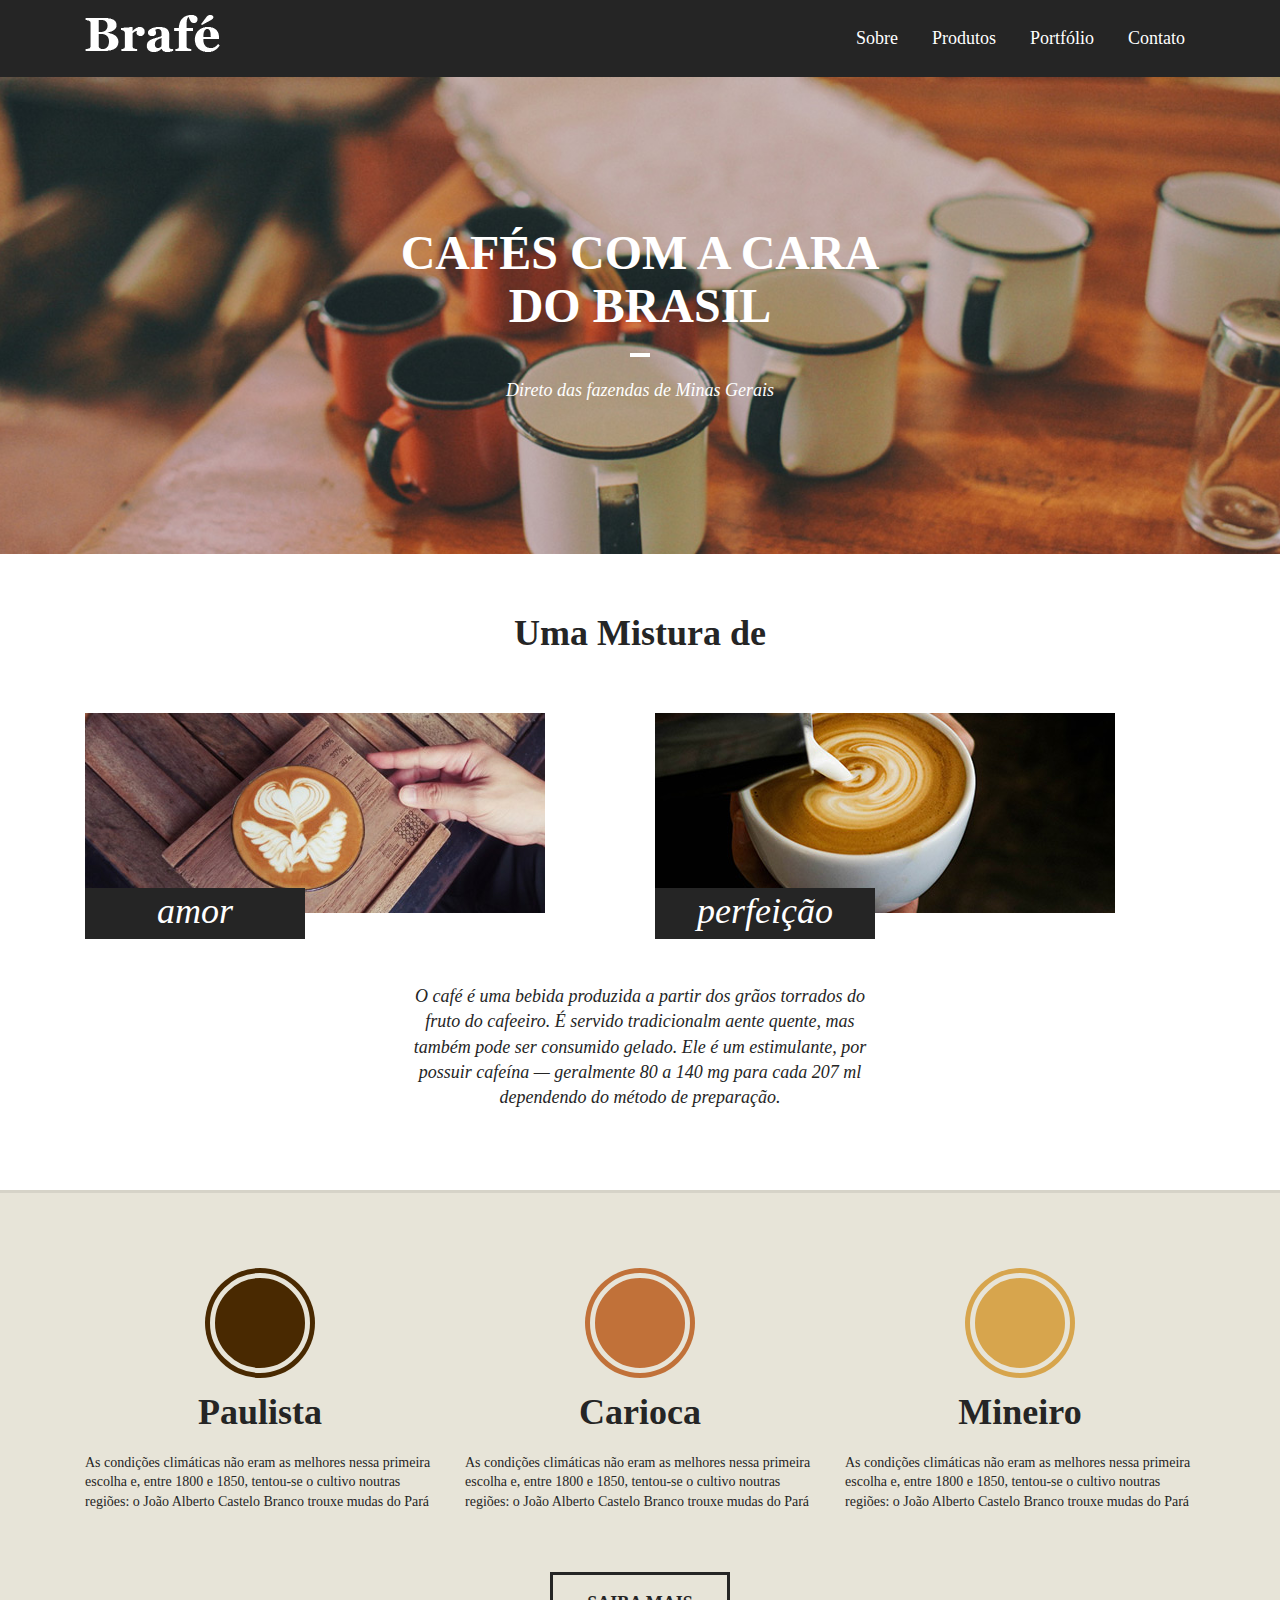
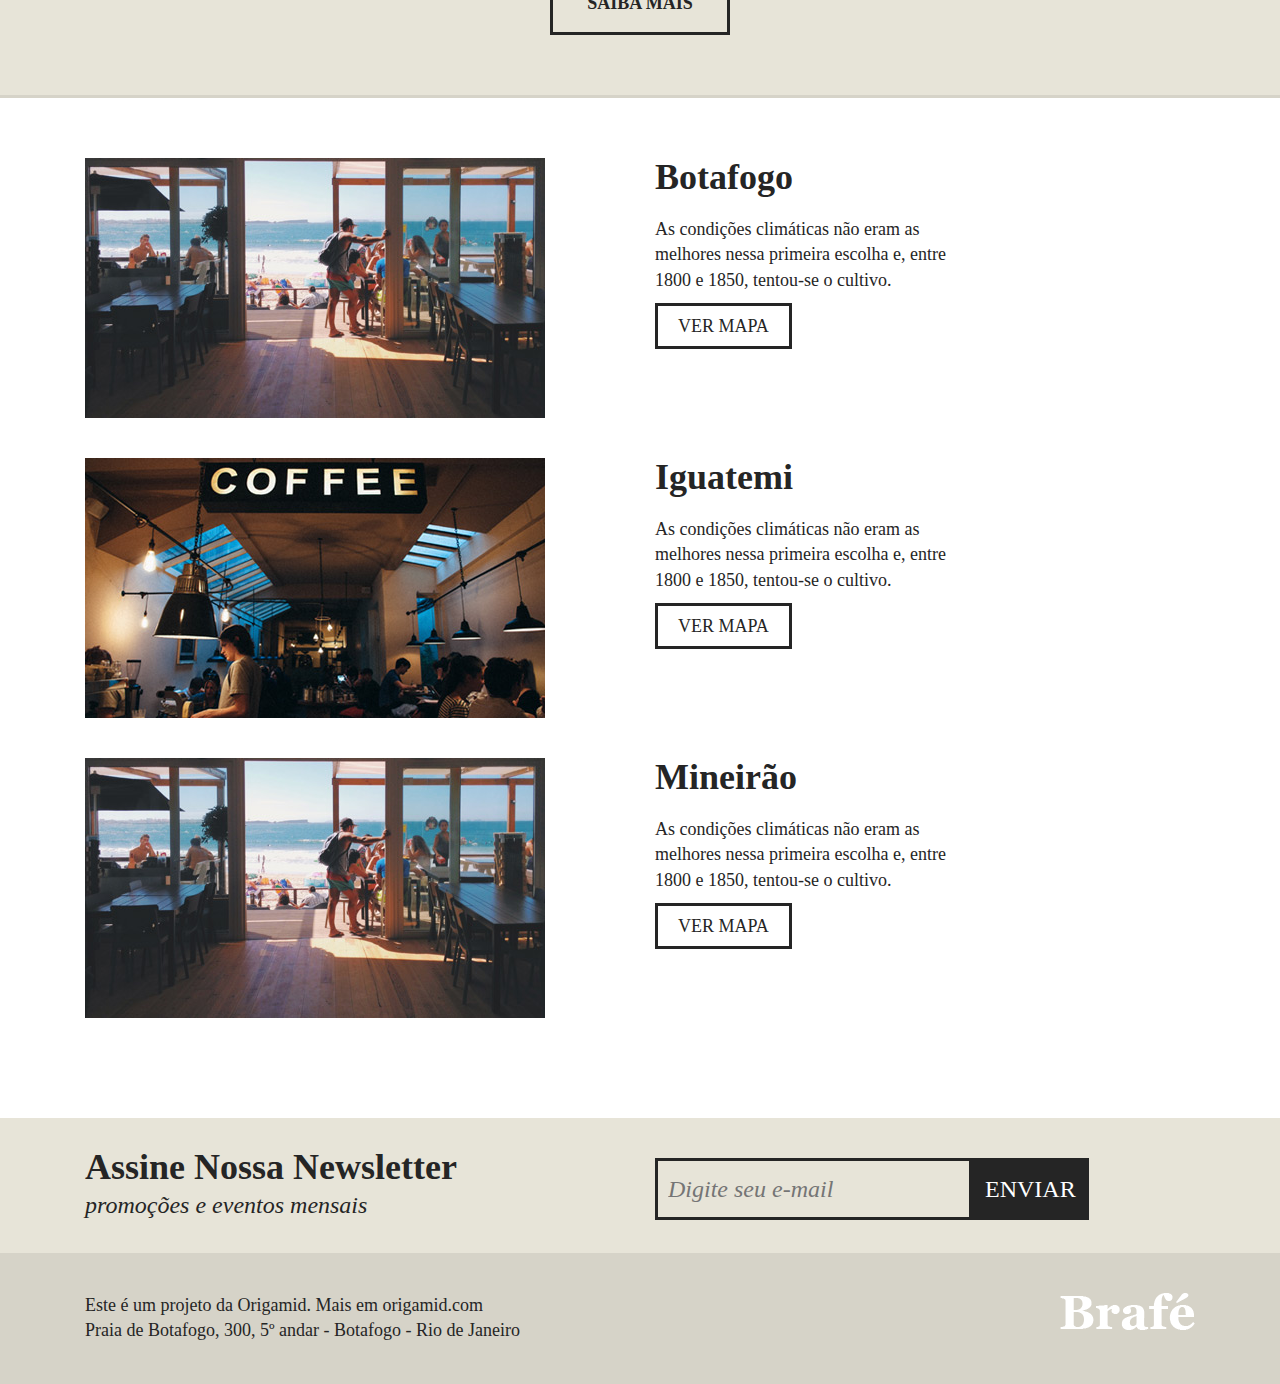
<file: Versao-bootstrap/index.html>
<!DOCTYPE html>
<html>
  <head>
    <title>Brafé 1</title>
    <meta charset="utf-8" />
    <meta
      name="viewport"
      content="width=device-width, initial-scale=1, shrink-to-fit=no"
    />
    <link rel="stylesheet" type="text/css" href="css/bootstrap.min.css" />
    <link rel="stylesheet" type="text/css" href="css/style.css" />
  </head>
  <body>
    <header class="menu">
      <div class="container">
        <div class="row">
          <a class="menu-logo col-md-4" href="#"
            ><img src="img/brafe.png" alt="Brafé"
          /></a>
          <nav class="menu-nav col-md-8">
            <ul>
              <li><a href="#">Sobre</a></li>
              <li><a href="#">Produtos</a></li>
              <li><a href="#">Portfólio</a></li>
              <li><a href="#">Contato</a></li>
            </ul>
          </nav>
        </div>
      </div>
    </header>

    <main class="intro">
      <h1>Cafés com a cara<br />do Brasil</h1>
      <p>Direto das fazendas de Minas Gerais</p>
    </main>

    <section class="sobre container">
      <h2>Uma Mistura de</h2>
      <div class="row">
        <div class="col-sm sobre-item">
          <img src="img/cafe-1.jpg" />
          <h3>amor</h3>
        </div>
        <div class="col-sm sobre-item">
          <img src="img/cafe-2.jpg" />
          <h3>perfeição</h3>
        </div>
      </div>
      <p>
        O café é uma bebida produzida a partir dos grãos torrados do fruto do
        cafeeiro. É servido tradicionalm aente quente, mas também pode ser
        consumido gelado. Ele é um estimulante, por possuir cafeína — geralmente
        80 a 140 mg para cada 207 ml dependendo do método de preparação.
      </p>
    </section>

    <section class="produtos">
      <div class="container">
        <div class="row">
          <div class="produtos-item col-sm">
            <h2 class="produtos-paulista">Paulista</h2>
            <p>
              As condições climáticas não eram as melhores nessa primeira
              escolha e, entre 1800 e 1850, tentou-se o cultivo noutras regiões:
              o João Alberto Castelo Branco trouxe mudas do Pará
            </p>
          </div>
          <div class="produtos-item col-sm">
            <h2 class="produtos-carioca">Carioca</h2>
            <p>
              As condições climáticas não eram as melhores nessa primeira
              escolha e, entre 1800 e 1850, tentou-se o cultivo noutras regiões:
              o João Alberto Castelo Branco trouxe mudas do Pará
            </p>
          </div>
          <div class="produtos-item col-sm">
            <h2 class="produtos-mineiro">Mineiro</h2>
            <p>
              As condições climáticas não eram as melhores nessa primeira
              escolha e, entre 1800 e 1850, tentou-se o cultivo noutras regiões:
              o João Alberto Castelo Branco trouxe mudas do Pará
            </p>
          </div>
        </div>
        <a class="produtos-btn" href="#">Saiba Mais</a>
      </div>
    </section>

    <section class="locais container">
      <div class="locais-item row">
        <div class="col-sm">
          <img src="img/botafogo.jpg" alt="Brafé unidade Botafogo" />
        </div>
        <div class="col-sm">
          <h2>Botafogo</h2>
          <p>
            As condições climáticas não eram as melhores nessa primeira escolha
            e, entre 1800 e 1850, tentou-se o cultivo.
          </p>
          <a href="#">Ver Mapa</a>
        </div>
      </div>

      <div class="locais-item row">
        <div class="col-sm">
          <img src="img/iguatemi.jpg" alt="Brafé unidade Iguatemi" />
        </div>
        <div class="col-sm">
          <h2>Iguatemi</h2>
          <p>
            As condições climáticas não eram as melhores nessa primeira escolha
            e, entre 1800 e 1850, tentou-se o cultivo.
          </p>
          <a href="#">Ver Mapa</a>
        </div>
      </div>

      <div class="locais-item row">
        <div class="col-sm">
          <img src="img/botafogo.jpg" alt="Brafé unidade Mineirão" />
        </div>
        <div class="col-sm">
          <h2>Mineirão</h2>
          <p>
            As condições climáticas não eram as melhores nessa primeira escolha
            e, entre 1800 e 1850, tentou-se o cultivo.
          </p>
          <a href="#">Ver Mapa</a>
        </div>
      </div>
    </section>

    <section class="assine">
      <div class="container">
        <div class="row">
          <div class="assine-info col-sm">
            <h2>Assine Nossa Newsletter</h2>
            <p>promoções e eventos mensais</p>
          </div>
          <form class="col-sm">
            <label>E-mail</label>
            <input type="text" placeholder="Digite seu e-mail" />
            <button type="submit">Enviar</button>
          </form>
        </div>
      </div>
    </section>

    <footer class="footer">
      <div class="container">
        <div class="row">
          <p class="col-sm-8">
            Este é um projeto da Origamid. Mais em origamid.com<br />Praia de
            Botafogo, 300, 5º andar - Botafogo - Rio de Janeiro
          </p>
          <div class="col-sm">
            <img src="img/brafe.png" alt="Brafé" />
          </div>
        </div>
      </div>
    </footer>
  </body>
</html>
</file>
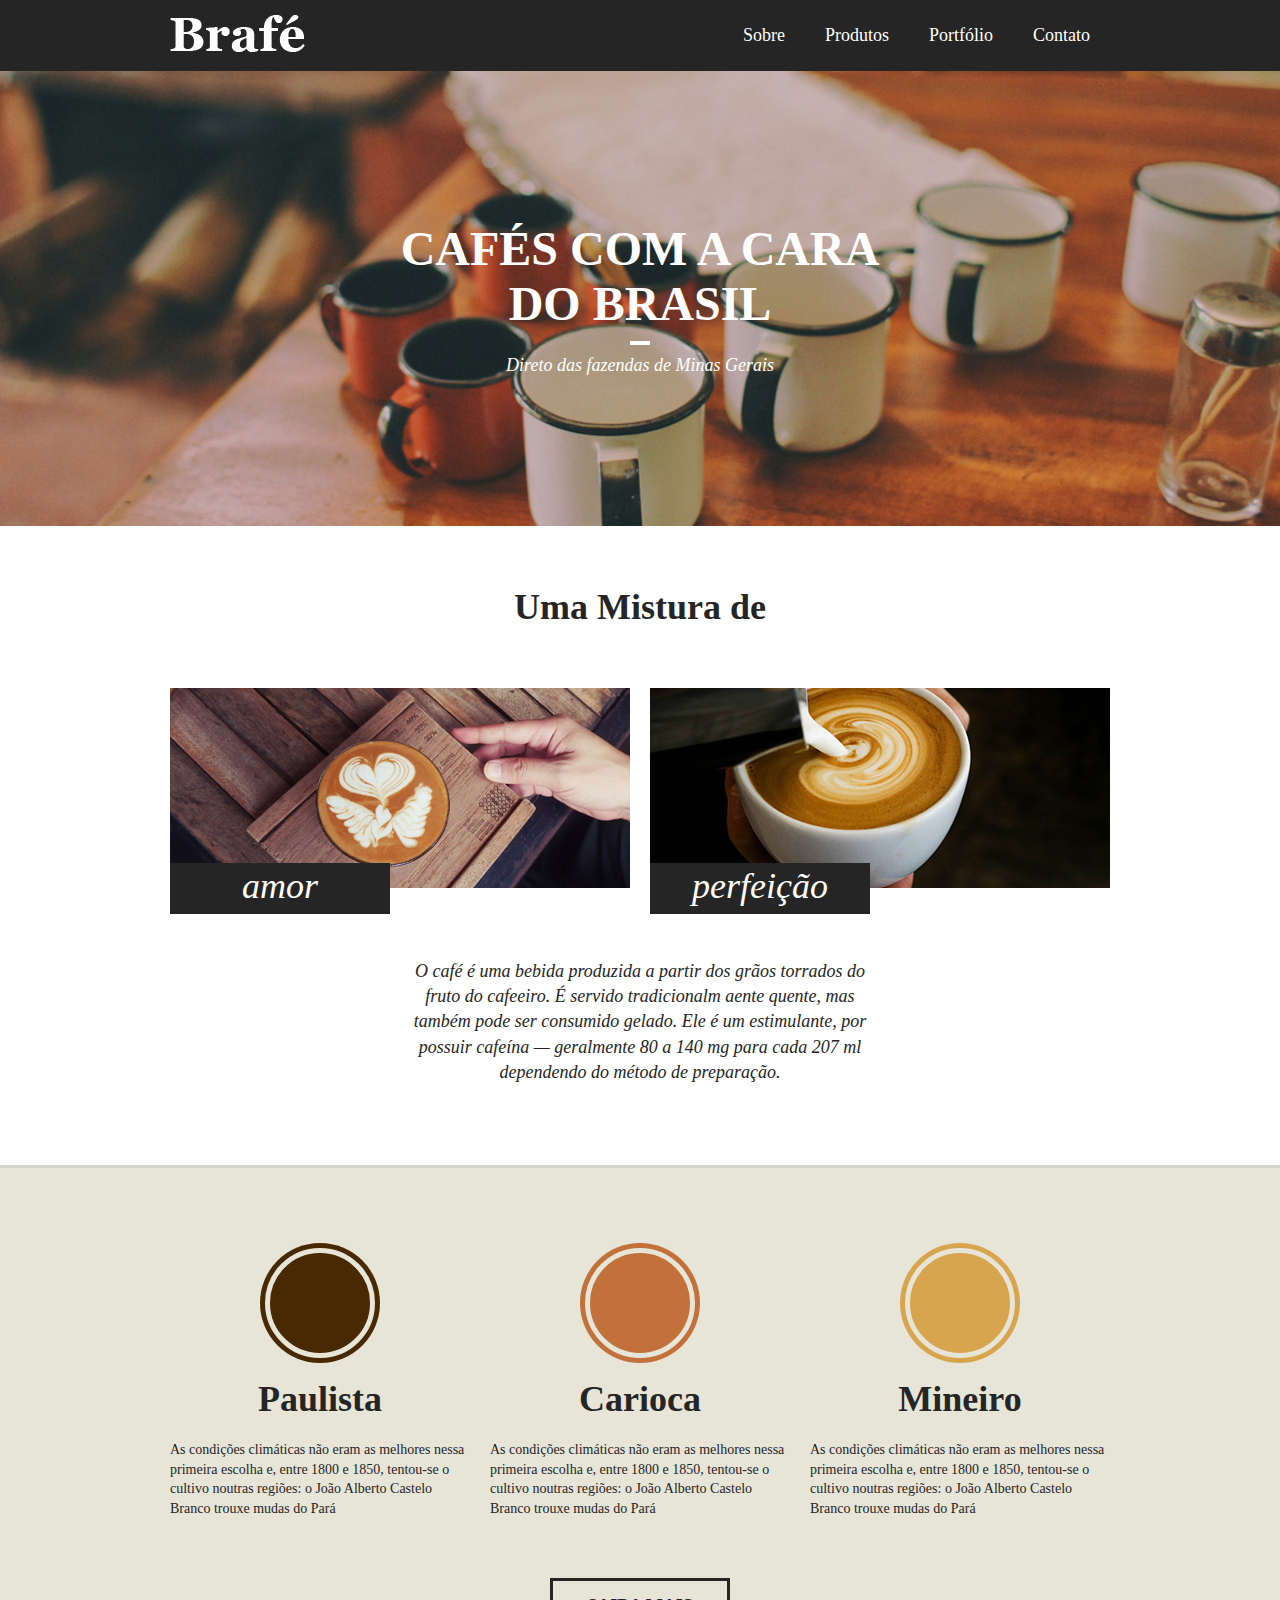
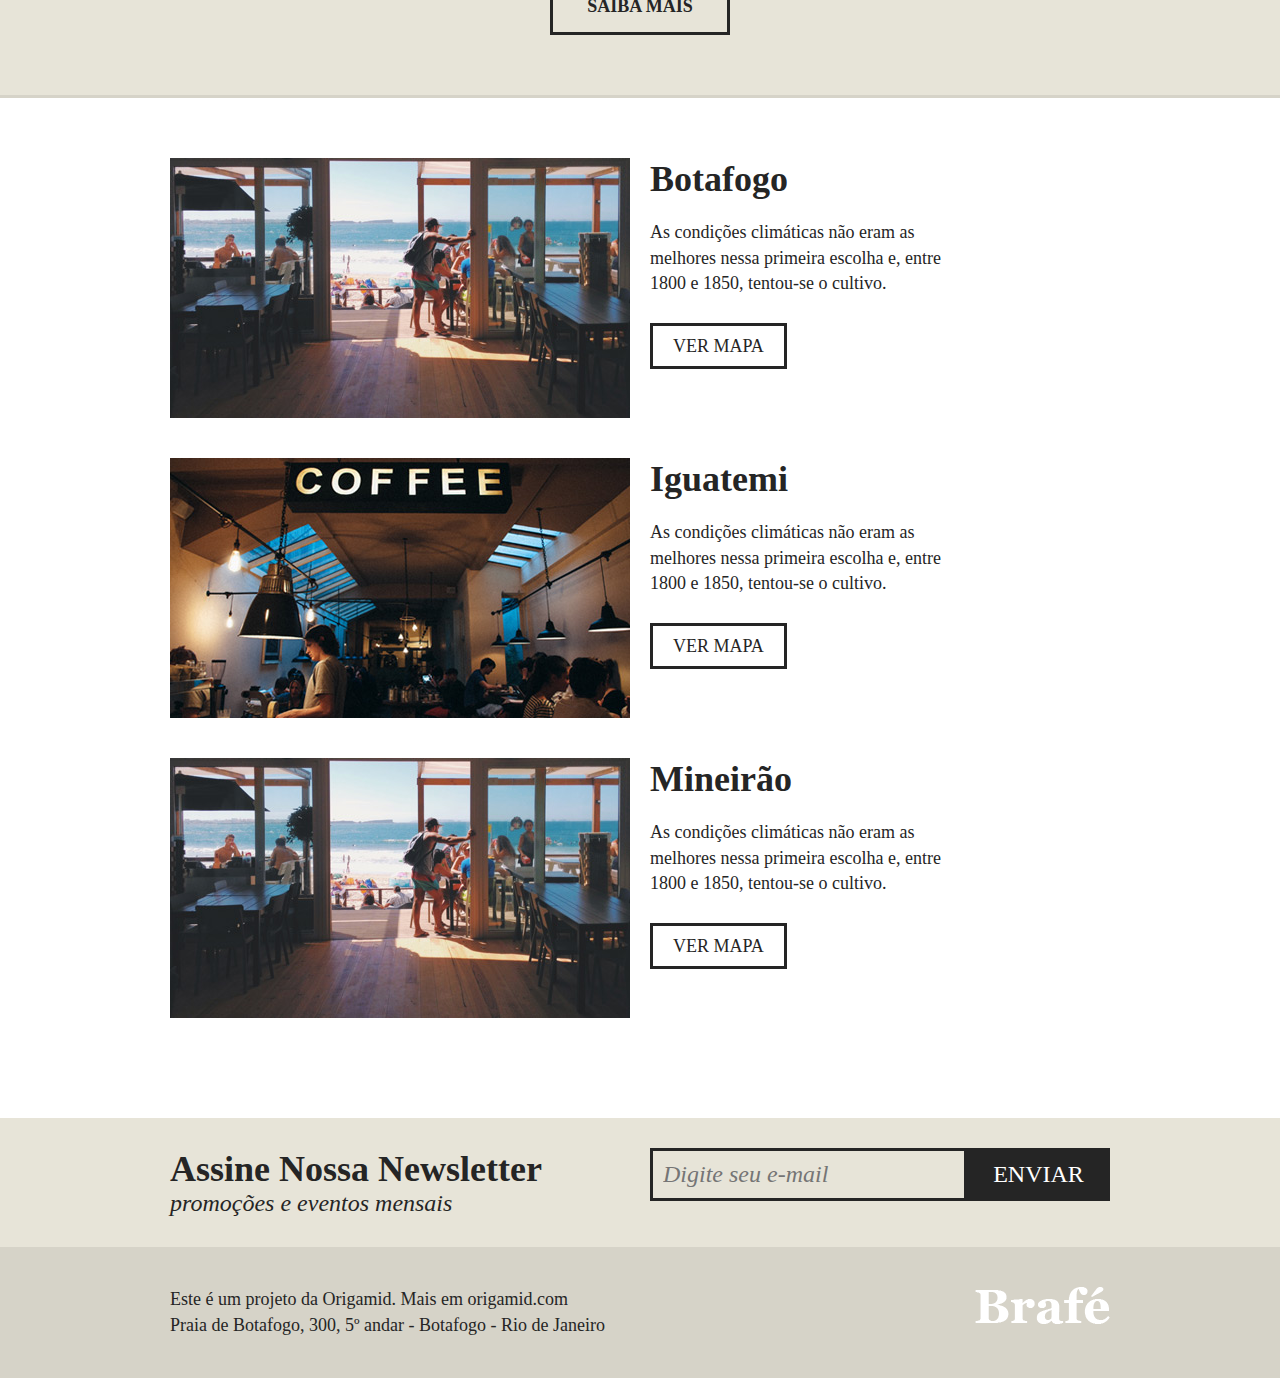
<file: Versao-Flex-Box/index.html>
<!DOCTYPE html>
<html>
  <head>
    <title>Brafé 1</title>
    <meta charset="utf-8" />
    <meta
      name="viewport"
      content="width=device-width, initial-scale=1, shrink-to-fit=no"
    />
    <link rel="stylesheet" type="text/css" href="css/style.css" />
  </head>
  <body>
    <header class="menu">
      <div class="container">
        <a class="menu-logo" href="#"
          ><img src="img/brafe.png" alt="Brafé"
        /></a>
        <nav class="menu-nav">
          <ul>
            <li><a href="#">Sobre</a></li>
            <li><a href="#">Produtos</a></li>
            <li><a href="#">Portfólio</a></li>
            <li><a href="#">Contato</a></li>
          </ul>
        </nav>
      </div>
    </header>

    <main class="intro">
      <h1>Cafés com a cara<br />do Brasil</h1>
      <p>Direto das fazendas de Minas Gerais</p>
    </main>

    <section class="sobre">
      <h2>Uma Mistura de</h2>
      <div class="container">
        <div class="sobre-item">
          <img src="img/cafe-1.jpg" />
          <h3>amor</h3>
        </div>
        <div class="sobre-item">
          <img src="img/cafe-2.jpg" />
          <h3>perfeição</h3>
        </div>
      </div>
      <p>
        O café é uma bebida produzida a partir dos grãos torrados do fruto do
        cafeeiro. É servido tradicionalm aente quente, mas também pode ser
        consumido gelado. Ele é um estimulante, por possuir cafeína — geralmente
        80 a 140 mg para cada 207 ml dependendo do método de preparação.
      </p>
    </section>

    <section class="produtos">
      <div class="container">
        <div class="produtos-item">
          <h2 class="produtos-paulista">Paulista</h2>
          <p>
            As condições climáticas não eram as melhores nessa primeira escolha
            e, entre 1800 e 1850, tentou-se o cultivo noutras regiões: o João
            Alberto Castelo Branco trouxe mudas do Pará
          </p>
        </div>
        <div class="produtos-item">
          <h2 class="produtos-carioca">Carioca</h2>
          <p>
            As condições climáticas não eram as melhores nessa primeira escolha
            e, entre 1800 e 1850, tentou-se o cultivo noutras regiões: o João
            Alberto Castelo Branco trouxe mudas do Pará
          </p>
        </div>
        <div class="produtos-item">
          <h2 class="produtos-mineiro">Mineiro</h2>
          <p>
            As condições climáticas não eram as melhores nessa primeira escolha
            e, entre 1800 e 1850, tentou-se o cultivo noutras regiões: o João
            Alberto Castelo Branco trouxe mudas do Pará
          </p>
        </div>
      </div>
      <a class="produtos-btn" href="#">Saiba Mais</a>
    </section>

    <section class="locais">
      <div class="locais-item container">
        <div class="locais-img">
          <img src="img/botafogo.jpg" alt="Brafé unidade Botafogo" />
        </div>
        <div class="locais-infos">
          <h2>Botafogo</h2>
          <p>
            As condições climáticas não eram as melhores nessa primeira escolha
            e, entre 1800 e 1850, tentou-se o cultivo.
          </p>
          <a href="#">Ver Mapa</a>
        </div>
      </div>

      <div class="locais-item container">
        <div class="locais-img">
          <img src="img/iguatemi.jpg" alt="Brafé unidade Iguatemi" />
        </div>
        <div class="locais-infos">
          <h2>Iguatemi</h2>
          <p>
            As condições climáticas não eram as melhores nessa primeira escolha
            e, entre 1800 e 1850, tentou-se o cultivo.
          </p>
          <a href="#">Ver Mapa</a>
        </div>
      </div>

      <div class="locais-item container">
        <div class="locais-img">
          <img src="img/botafogo.jpg" alt="Brafé unidade Mineirão" />
        </div>
        <div class="locais-infos">
          <h2>Mineirão</h2>
          <p>
            As condições climáticas não eram as melhores nessa primeira escolha
            e, entre 1800 e 1850, tentou-se o cultivo.
          </p>
          <a href="#">Ver Mapa</a>
        </div>
      </div>
    </section>

    <section class="assine">
      <div class="container">
        <div class="assine-info">
          <h2>Assine Nossa Newsletter</h2>
          <p>promoções e eventos mensais</p>
        </div>
        <form>
          <label>E-mail</label>
          <input type="text" placeholder="Digite seu e-mail" />
          <button type="submit">Enviar</button>
        </form>
      </div>
    </section>

    <footer class="footer">
      <div class="container">
        <p>
          Este é um projeto da Origamid. Mais em origamid.com<br />Praia de
          Botafogo, 300, 5º andar - Botafogo - Rio de Janeiro
        </p>
        <div class="footer-img">
          <img src="img/brafe.png" alt="Brafé" />
        </div>
      </div>
    </footer>
  </body>
</html>
</file>
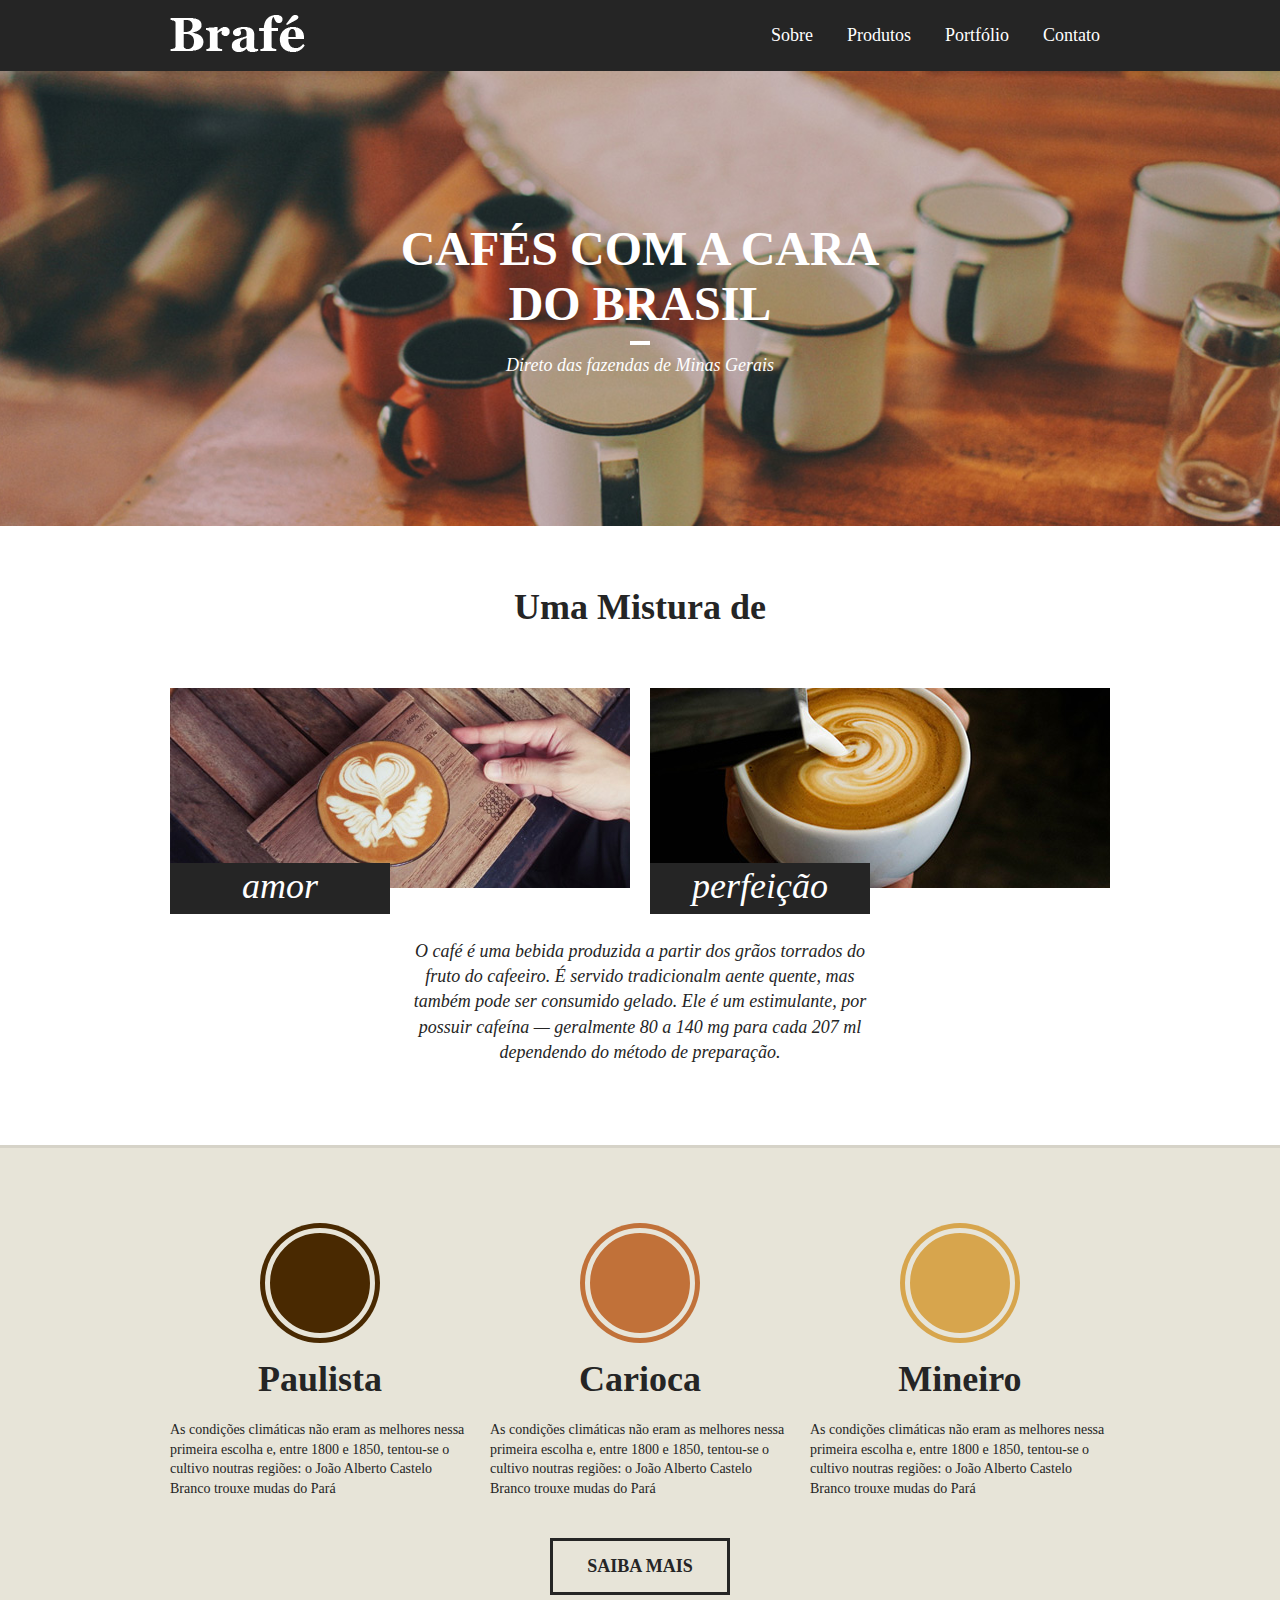
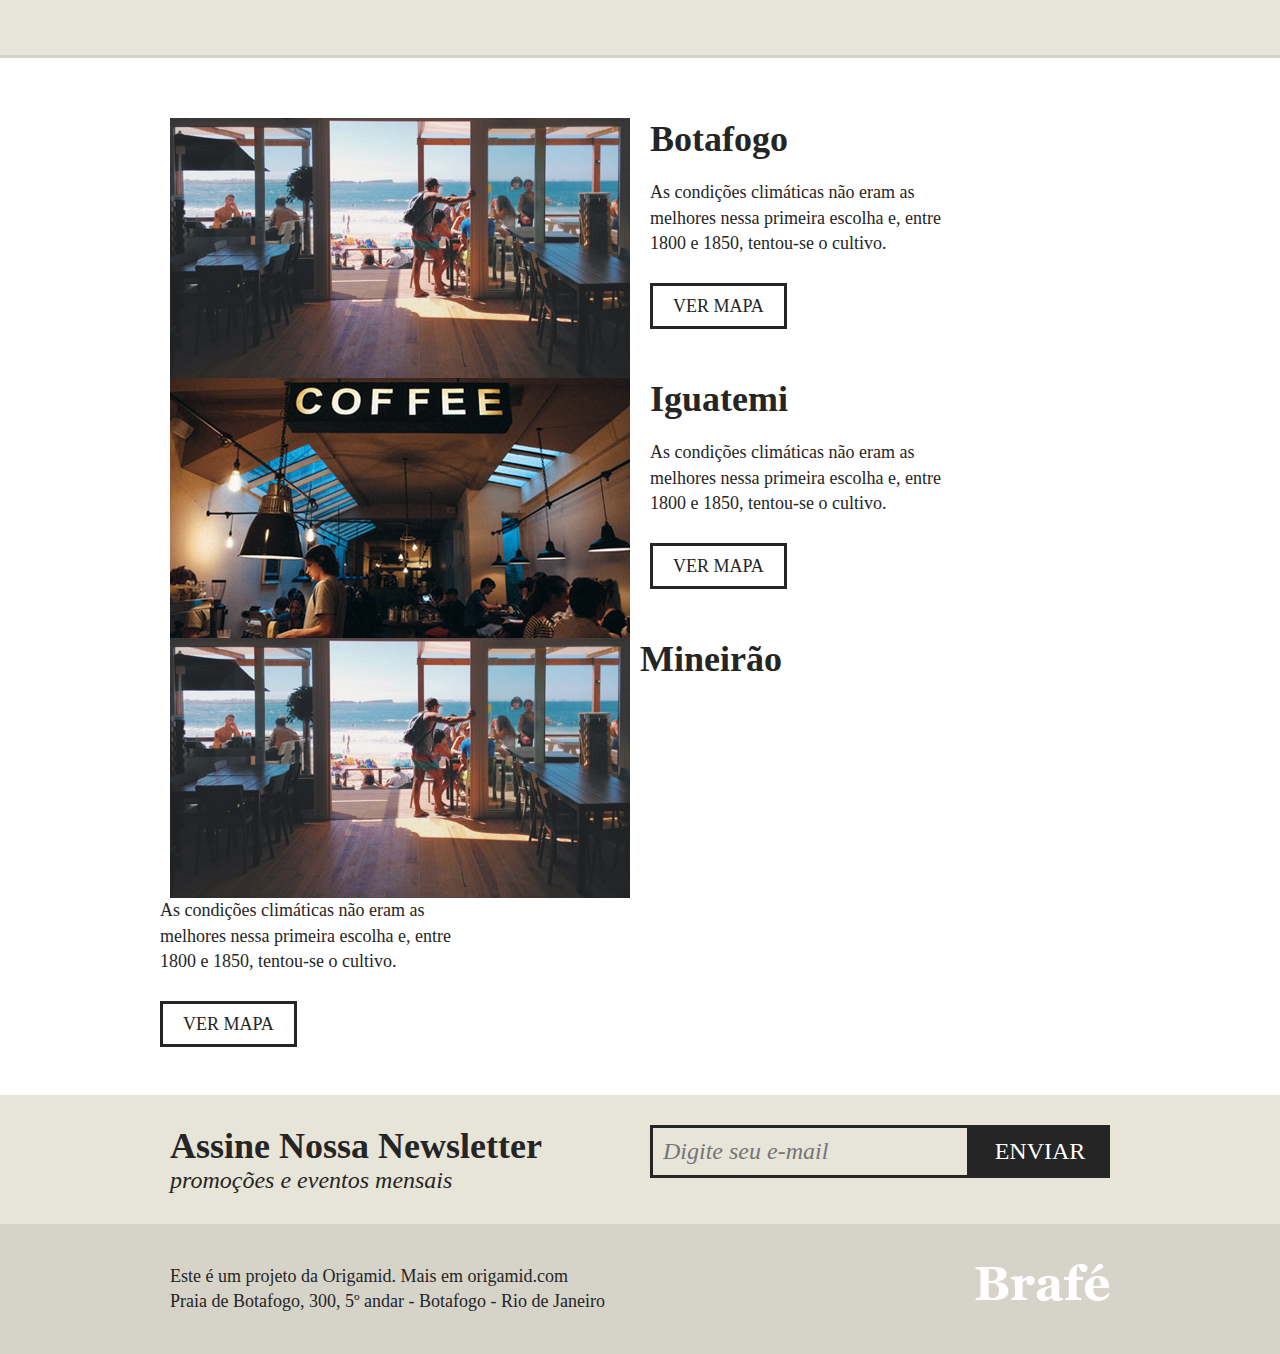
<file: Versao-Grid/index.html>
<!DOCTYPE html>
<html>
  <head>
    <title>Brafé 1</title>
    <meta charset="utf-8" />
    <meta
      name="viewport"
      content="width=device-width, initial-scale=1, shrink-to-fit=no"
    />
    <link rel="stylesheet" type="text/css" href="css/style.css" />
    <link rel="stylesheet" type="text/css" href="css/grid.css" />
  </head>
  <body>
    <header class="menu">
      <div class="container">
        <a class="menu-logo grid-4" href="#"
          ><img src="img/brafe.png" alt="Brafé"
        /></a>
        <nav class="menu-nav grid-8">
          <ul>
            <li><a href="#">Sobre</a></li>
            <li><a href="#">Produtos</a></li>
            <li><a href="#">Portfólio</a></li>
            <li><a href="#">Contato</a></li>
          </ul>
        </nav>
      </div>
    </header>

    <main class="intro">
      <h1>Cafés com a cara<br />do Brasil</h1>
      <p>Direto das fazendas de Minas Gerais</p>
    </main>

    <section class="sobre container">
      <h2>Uma Mistura de</h2>
      <div>
        <div class="sobre-item grid-6">
          <img src="img/cafe-1.jpg" />
          <h3>amor</h3>
        </div>
        <div class="sobre-item grid-6">
          <img src="img/cafe-2.jpg" />
          <h3>perfeição</h3>
        </div>
      </div>
      <p>
        O café é uma bebida produzida a partir dos grãos torrados do fruto do
        cafeeiro. É servido tradicionalm aente quente, mas também pode ser
        consumido gelado. Ele é um estimulante, por possuir cafeína — geralmente
        80 a 140 mg para cada 207 ml dependendo do método de preparação.
      </p>
    </section>

    <section class="produtos">
      <div class="container">
        <div class="produtos-item grid-4">
          <h2 class="produtos-paulista">Paulista</h2>
          <p>
            As condições climáticas não eram as melhores nessa primeira escolha
            e, entre 1800 e 1850, tentou-se o cultivo noutras regiões: o João
            Alberto Castelo Branco trouxe mudas do Pará
          </p>
        </div>
        <div class="produtos-item grid-4">
          <h2 class="produtos-carioca">Carioca</h2>
          <p>
            As condições climáticas não eram as melhores nessa primeira escolha
            e, entre 1800 e 1850, tentou-se o cultivo noutras regiões: o João
            Alberto Castelo Branco trouxe mudas do Pará
          </p>
        </div>
        <div class="produtos-item grid-4">
          <h2 class="produtos-mineiro">Mineiro</h2>
          <p>
            As condições climáticas não eram as melhores nessa primeira escolha
            e, entre 1800 e 1850, tentou-se o cultivo noutras regiões: o João
            Alberto Castelo Branco trouxe mudas do Pará
          </p>
        </div>
      </div>
      <a class="produtos-btn" href="#">Saiba Mais</a>
    </section>

    <section class="locais">
      <div class="locais-item container">
        <div class="grid-6">
          <img src="img/botafogo.jpg" alt="Brafé unidade Botafogo" />
        </div>
        <div class="grid-6">
          <h2>Botafogo</h2>
          <p>
            As condições climáticas não eram as melhores nessa primeira escolha
            e, entre 1800 e 1850, tentou-se o cultivo.
          </p>
          <a href="#">Ver Mapa</a>
        </div>
      </div>

      <div class="locais-item container">
        <div class="grid-6">
          <img src="img/iguatemi.jpg" alt="Brafé unidade Iguatemi" />
        </div>

        <div class="grid-6">
          <h2>Iguatemi</h2>
          <p>
            As condições climáticas não eram as melhores nessa primeira escolha
            e, entre 1800 e 1850, tentou-se o cultivo.
          </p>
          <a href="#">Ver Mapa</a>
        </div>
      </div>

      <div class="locais-item container">
        <div class="grid-6">
          <img src="img/botafogo.jpg" alt="Brafé unidade Mineirão" />
        </div>
        <div>
          <h2>Mineirão</h2>
          <p>
            As condições climáticas não eram as melhores nessa primeira escolha
            e, entre 1800 e 1850, tentou-se o cultivo.
          </p>
          <a href="#">Ver Mapa</a>
        </div>
      </div>
    </section>

    <section class="assine">
      <div class="container">
        <div class="assine-info grid-6">
          <h2>Assine Nossa Newsletter</h2>
          <p>promoções e eventos mensais</p>
        </div>
        <form class="grid-6">
          <label>E-mail</label>
          <input type="text" placeholder="Digite seu e-mail" />
          <button type="submit">Enviar</button>
        </form>
      </div>
    </section>

    <footer class="footer">
      <div class="container">
        <p class="grid-8">
          Este é um projeto da Origamid. Mais em origamid.com<br />Praia de
          Botafogo, 300, 5º andar - Botafogo - Rio de Janeiro
        </p>
        <div class="grid-4">
          <img src="img/brafe.png" alt="Brafé" />
        </div>
      </div>
    </footer>
  </body>
</html>
</file>
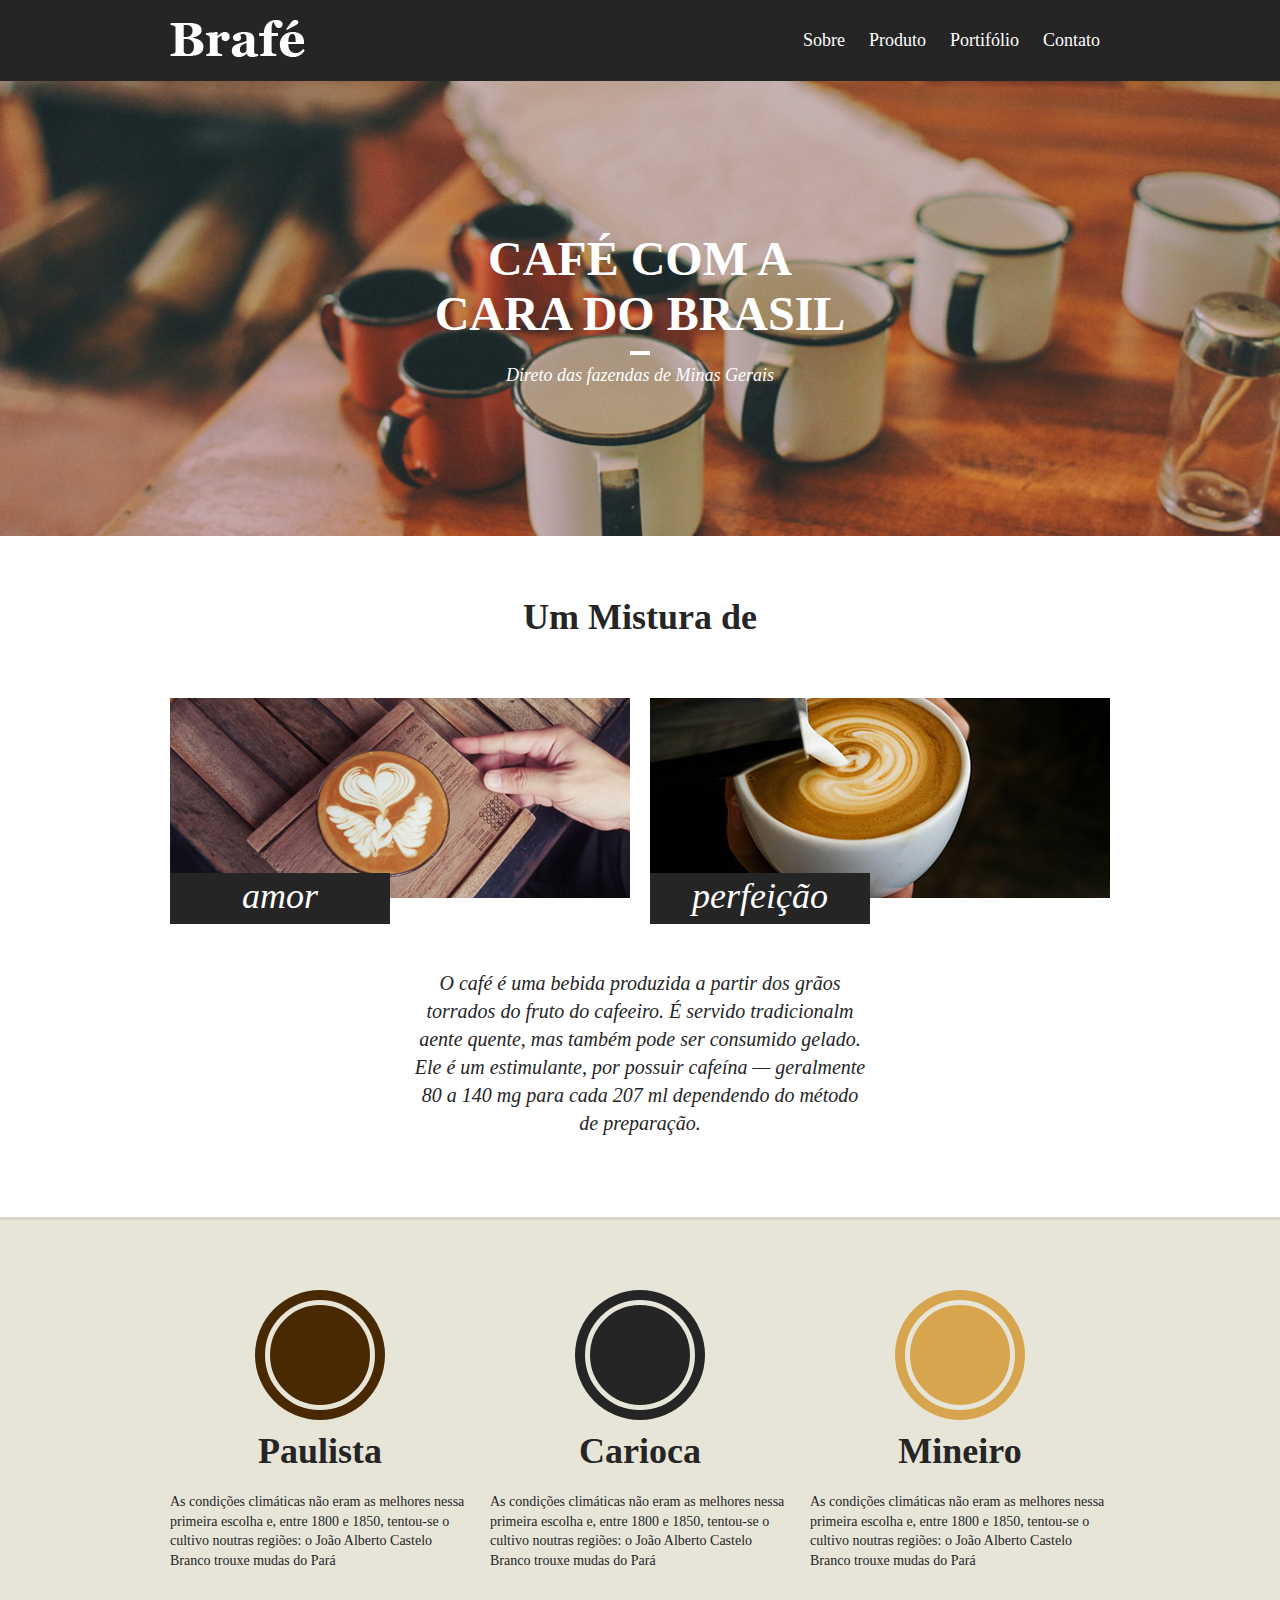
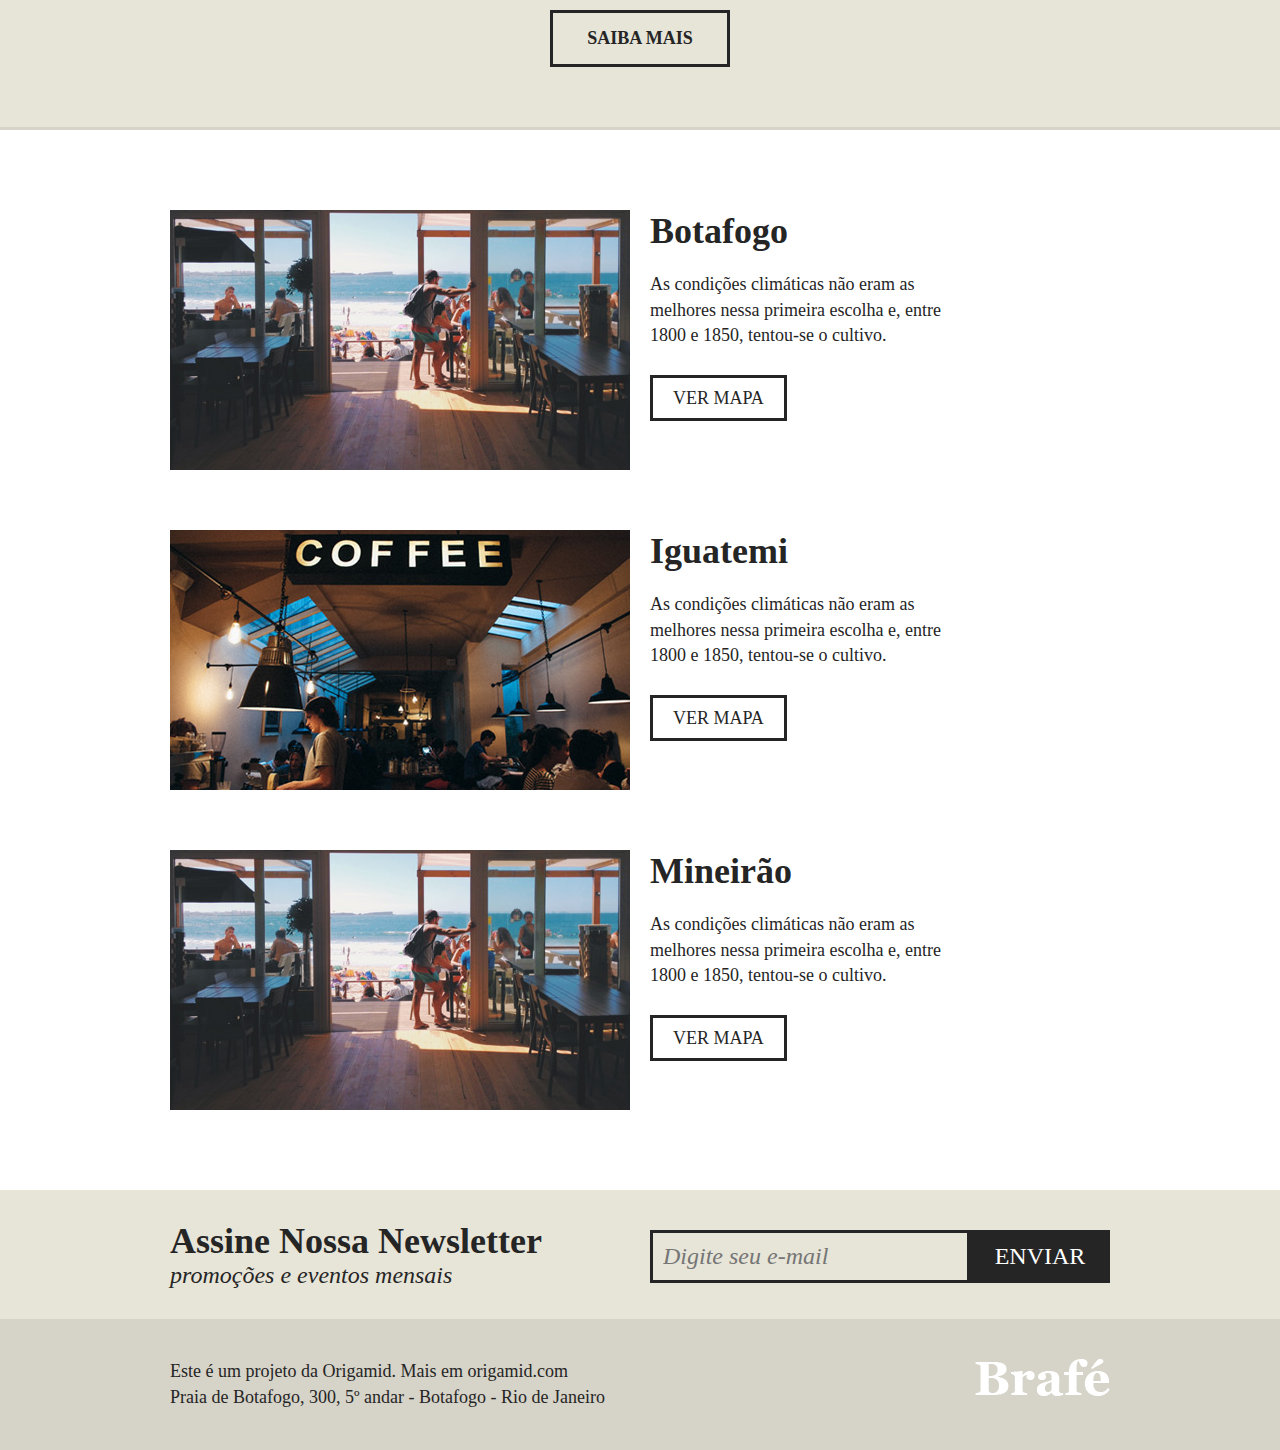
<file: Vesao-com-css-pura/index.html>
<!DOCTYPE html>
<html lang="en">
  <head>
    <meta charset="UTF-8" />
    <meta name="viewport" content="width=device-width, initial-scale=1.0" />
    <title>Brafé - 01</title>
    <link rel="stylesheet" href="css/style.css" />
  </head>
  <body>
    <header class="menu">
      <div class="menu-container">
        <a class="menu-logo" href="#"
          ><img src="./img/brafe.png" alt="Brafé logo"
        /></a>
        <nav class="menu-nav">
          <ul>
            <li><a href="#">Sobre</a></li>
            <li><a href="#">Produto</a></li>
            <li><a href="#">Portifólio</a></li>
            <li><a href="#">Contato</a></li>
          </ul>
        </nav>
      </div>
    </header>

    <main class="intro">
      <h1>Café com a <br />cara do Brasil</h1>
      <p>Direto das fazendas de Minas Gerais</p>
    </main>

    <section class="sobre">
      <h2>Um Mistura de</h2>
      <div class="sobre-container">
        <div class="sobre-item">
          <img src="img/cafe-1.jpg" />
          <h3>amor</h3>
        </div>
        <div class="sobre-item">
          <img src="img/cafe-2.jpg" />
          <h3>perfeição</h3>
        </div>
      </div>
      <p>
        O café é uma bebida produzida a partir dos grãos torrados do fruto do
        cafeeiro. É servido tradicionalm aente quente, mas também pode ser
        consumido gelado. Ele é um estimulante, por possuir cafeína — geralmente
        80 a 140 mg para cada 207 ml dependendo do método de preparação.
      </p>
    </section>

    <section class="produtos">
      <div class="produtos-container">
        <div class="produtos-item">
          <h2 class="produtos-paulista">Paulista</h2>
          <p>
            As condições climáticas não eram as melhores nessa primeira escolha
            e, entre 1800 e 1850, tentou-se o cultivo noutras regiões: o João
            Alberto Castelo Branco trouxe mudas do Pará
          </p>
        </div>
        <div class="produtos-item">
          <h2 class="produtos-carioca">Carioca</h2>
          <p>
            As condições climáticas não eram as melhores nessa primeira escolha
            e, entre 1800 e 1850, tentou-se o cultivo noutras regiões: o João
            Alberto Castelo Branco trouxe mudas do Pará
          </p>
        </div>
        <div class="produtos-item">
          <h2 class="produtos-mineiro">Mineiro</h2>
          <p>
            As condições climáticas não eram as melhores nessa primeira escolha
            e, entre 1800 e 1850, tentou-se o cultivo noutras regiões: o João
            Alberto Castelo Branco trouxe mudas do Pará
          </p>
        </div>
      </div>
      <a href="#" class="produtos-btn">Saiba Mais</a>
    </section>

    <section class="locais">
      <div class="locais-item">
        <img src="img/botafogo.jpg" alt="Brafé unidade Botafogo" />
        <div>
          <h2>Botafogo</h2>
          <p>
            As condições climáticas não eram as melhores nessa primeira escolha
            e, entre 1800 e 1850, tentou-se o cultivo.
          </p>
          <a href="#">Ver Mapa</a>
        </div>
      </div>

      <div class="locais-item">
        <img src="img/iguatemi.jpg" alt="Brafé unidade Iguatemi" />
        <div>
          <h2>Iguatemi</h2>
          <p>
            As condições climáticas não eram as melhores nessa primeira escolha
            e, entre 1800 e 1850, tentou-se o cultivo.
          </p>
          <a href="#">Ver Mapa</a>
        </div>
      </div>

      <div class="locais-item">
        <img src="img/botafogo.jpg" alt="Brafé unidade Mineirão" />
        <div>
          <h2>Mineirão</h2>
          <p>
            As condições climáticas não eram as melhores nessa primeira escolha
            e, entre 1800 e 1850, tentou-se o cultivo.
          </p>
          <a href="#">Ver Mapa</a>
        </div>
      </div>
    </section>

    <section class="assine">
      <div class="assine-container">
        <div class="assine-info">
          <h2>Assine Nossa Newsletter</h2>
          <p>promoções e eventos mensais</p>
        </div>
        <form>
          <label>E-mail</label>
          <input type="text" placeholder="Digite seu e-mail" />
          <button type="submit">Enviar</button>
        </form>
      </div>
    </section>

    <footer class="footer">
      <div class="footer-container">
        <p>
          Este é um projeto da Origamid. Mais em origamid.com<br />Praia de
          Botafogo, 300, 5º andar - Botafogo - Rio de Janeiro
        </p>
        <img src="img/brafe.png" alt="Brafé" />
      </div>
    </footer>
  </body>
</html>
</file>
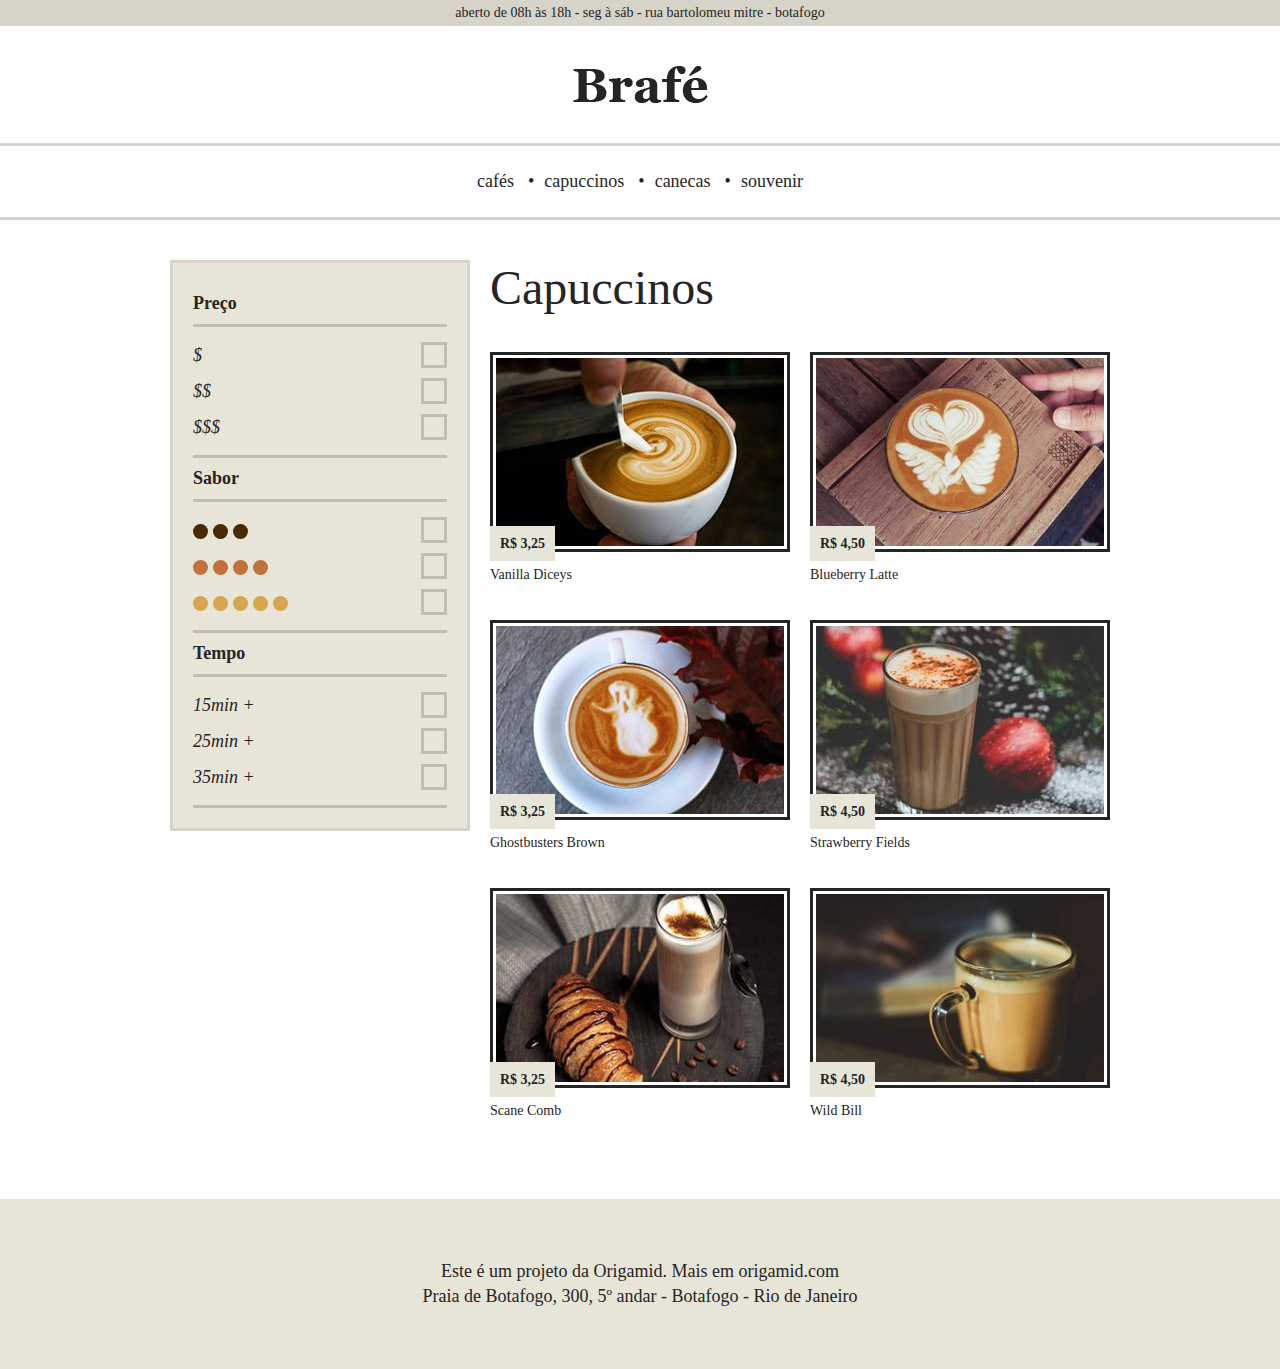
<file: Brafe-02/brafe-2-flex-box/index.html>
<!DOCTYPE html>
<html>
  <head>
    <title>Brafé 2</title>
    <meta charset="utf-8" />
    <meta
      name="viewport"
      content="width=device-width, initial-scale=1, shrink-to-fit=no"
    />
    <link rel="stylesheet" type="text/css" href="css/flex.css" />
    <link rel="stylesheet" type="text/css" href="css/style.css" />
  </head>
  <body>
    <header>
      <div class="header-informacoes">
        <p>
          aberto de 08h às 18h - seg à sáb - rua bartolomeu mitre - botafogo
        </p>
      </div>
      <a class="header-logo" href="index.html">
        <img src="img/brafe.png" alt="Brafé" />
      </a>
      <nav class="header-menu">
        <ul>
          <li><a href="#">cafés</a></li>
          <li><a href="#">capuccinos</a></li>
          <li><a href="#">canecas</a></li>
          <li><a href="#">souvenir</a></li>
        </ul>
      </nav>
    </header>

    <div class="flex">
      <nav class="filtro flex-item-4">
        <h2>Preço</h2>
        <ul>
          <li>$</li>
          <li>$$</li>
          <li>$$$</li>
        </ul>
        <h2>Sabor</h2>
        <ul class="sabor">
          <li><span class="sabor-3">Marrom</span></li>
          <li><span class="sabor-4">Laranja</span></li>
          <li><span class="sabor-5">Amarelo</span></li>
        </ul>
        <h2>Tempo</h2>
        <ul>
          <li>15min +</li>
          <li>25min +</li>
          <li>35min +</li>
        </ul>
      </nav>

      <section class="produtos flex-item-8">
        <h1>Capuccinos</h1>
        <ul class="flex-row">
          <li class="produtos flex-item-6">
            <img src="img/cafe-1.jpg" alt="Café 1" />
            <span>R$ 3,25</span>
            <h2>Vanilla Diceys</h2>
          </li>

          <li class="produtos flex-item-6">
            <img src="img/cafe-2.jpg" alt="Café 1" />
            <span>R$ 4,50</span>
            <h2>Blueberry Latte</h2>
          </li>

          <li class="produtos flex-item-6">
            <img src="img/cafe-3.jpg" alt="Café 1" />
            <span>R$ 3,25</span>
            <h2>Ghostbusters Brown</h2>
          </li>

          <li class="produtos flex-item-6">
            <img src="img/cafe-4.jpg" alt="Café 1" />
            <span>R$ 4,50</span>
            <h2>Strawberry Fields</h2>
          </li>

          <li class="produtos flex-item-6">
            <img src="img/cafe-5.jpg" alt="Café 1" />
            <span>R$ 3,25</span>
            <h2>Scane Comb</h2>
          </li>

          <li class="produtos flex-item-6">
            <img src="img/cafe-6.jpg" alt="Café 1" />
            <span>R$ 4,50</span>
            <h2>Wild Bill</h2>
          </li>
        </ul>
      </section>
    </div>

    <footer class="footer">
      <p>Este é um projeto da Origamid. Mais em origamid.com</p>
      <p>Praia de Botafogo, 300, 5º andar - Botafogo - Rio de Janeiro</p>
    </footer>
  </body>
</html>
</file>
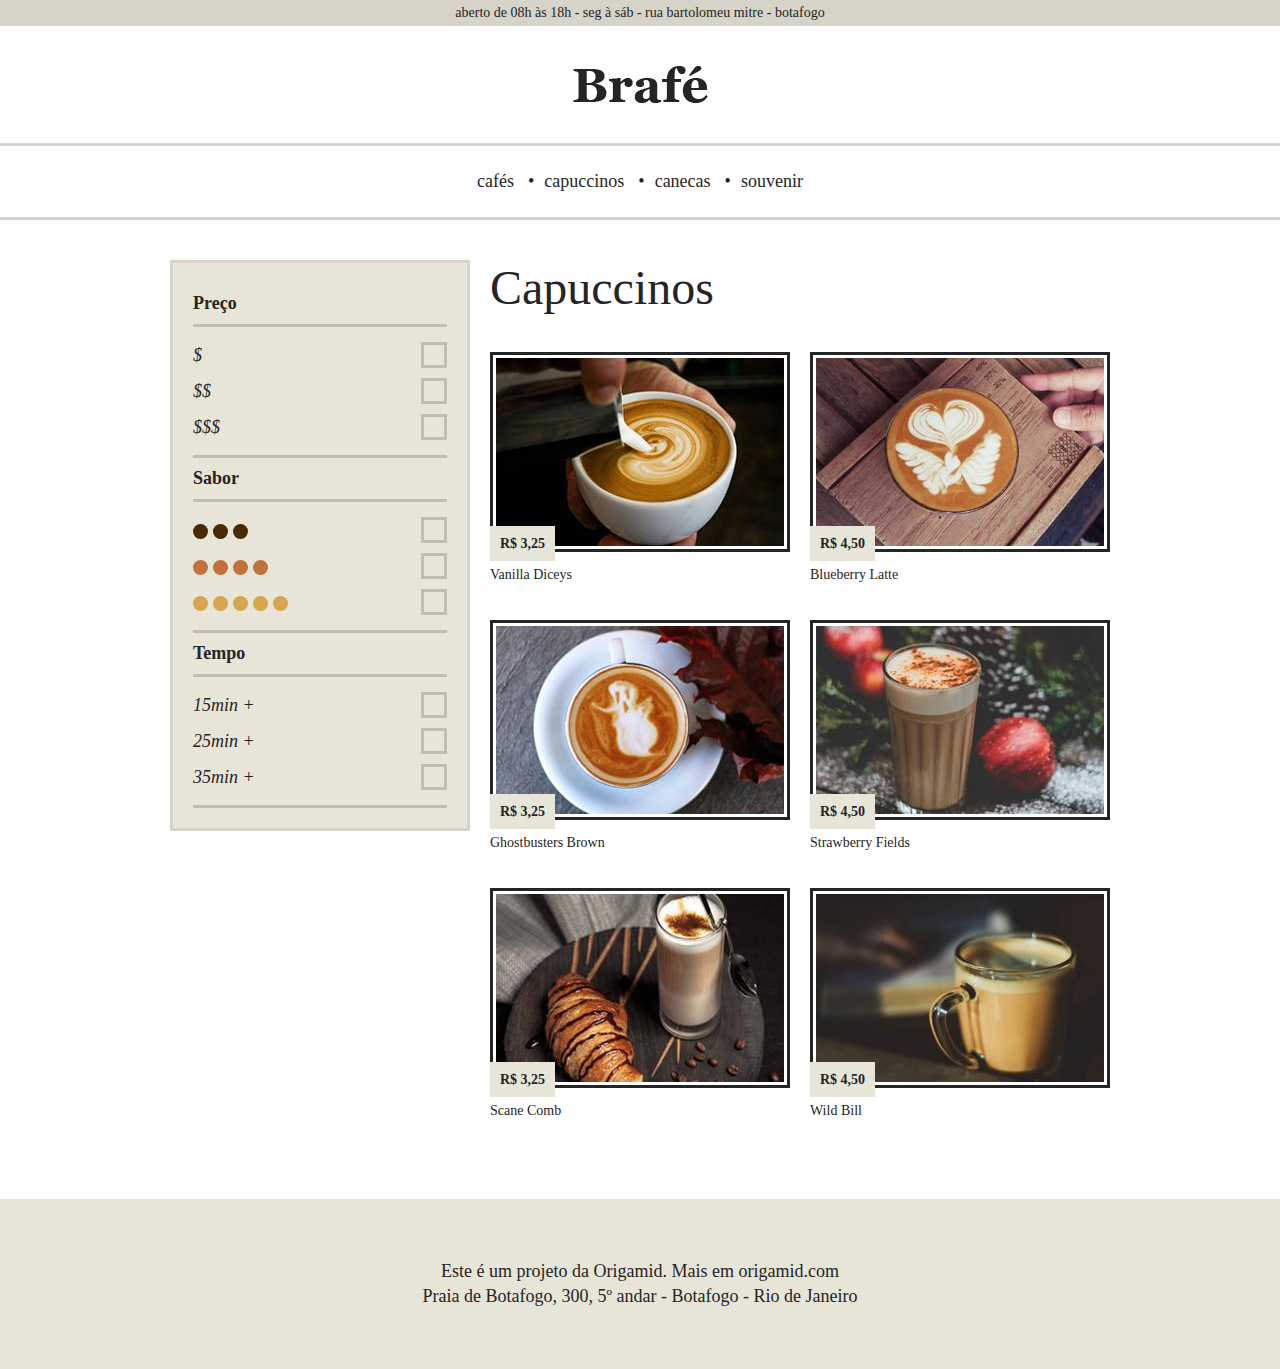
<file: Brafe-02/brafe-2-grid/index.html>
<!DOCTYPE html>
<html>
  <head>
    <title>Brafé 2</title>
    <meta charset="utf-8" />
    <meta
      name="viewport"
      content="width=device-width, initial-scale=1, shrink-to-fit=no"
    />
    <link rel="stylesheet" type="text/css" href="css/grid.css" />
    <link rel="stylesheet" type="text/css" href="css/style.css" />
  </head>
  <body>
    <header>
      <div class="header-informacoes">
        <p>
          aberto de 08h às 18h - seg à sáb - rua bartolomeu mitre - botafogo
        </p>
      </div>
      <a class="header-logo" href="index.html">
        <img src="img/brafe.png" alt="Brafé" />
      </a>
      <nav class="header-menu">
        <ul>
          <li><a href="#">cafés</a></li>
          <li><a href="#">capuccinos</a></li>
          <li><a href="#">canecas</a></li>
          <li><a href="#">souvenir</a></li>
        </ul>
      </nav>
    </header>

    <div class="container">
      <nav class="filtro grid-4">
        <h2>Preço</h2>
        <ul>
          <li>$</li>
          <li>$$</li>
          <li>$$$</li>
        </ul>
        <h2>Sabor</h2>
        <ul class="sabor">
          <li><span class="sabor-3">Marrom</span></li>
          <li><span class="sabor-4">Laranja</span></li>
          <li><span class="sabor-5">Amarelo</span></li>
        </ul>
        <h2>Tempo</h2>
        <ul>
          <li>15min +</li>
          <li>25min +</li>
          <li>35min +</li>
        </ul>
      </nav>

      <section class="produtos grid-8">
        <h1>Capuccinos</h1>
        <ul class="row-mobile">
          <li class="grid-mobile-6">
            <img src="img/cafe-1.jpg" alt="Café 1" />
            <span>R$ 3,25</span>
            <h2>Vanilla Diceys</h2>
          </li>

          <li class="grid-mobile-6">
            <img src="img/cafe-2.jpg" alt="Café 1" />
            <span>R$ 4,50</span>
            <h2>Blueberry Latte</h2>
          </li>

          <li class="grid-mobile-6">
            <img src="img/cafe-3.jpg" alt="Café 1" />
            <span>R$ 3,25</span>
            <h2>Ghostbusters Brown</h2>
          </li>

          <li class="grid-mobile-6">
            <img src="img/cafe-4.jpg" alt="Café 1" />
            <span>R$ 4,50</span>
            <h2>Strawberry Fields</h2>
          </li>

          <li class="grid-mobile-6">
            <img src="img/cafe-5.jpg" alt="Café 1" />
            <span>R$ 3,25</span>
            <h2>Scane Comb</h2>
          </li>

          <li class="grid-mobile-6">
            <img src="img/cafe-6.jpg" alt="Café 1" />
            <span>R$ 4,50</span>
            <h2>Wild Bill</h2>
          </li>
        </ul>
      </section>
    </div>

    <footer class="footer">
      <p>Este é um projeto da Origamid. Mais em origamid.com</p>
      <p>Praia de Botafogo, 300, 5º andar - Botafogo - Rio de Janeiro</p>
    </footer>
  </body>
</html>
</file>
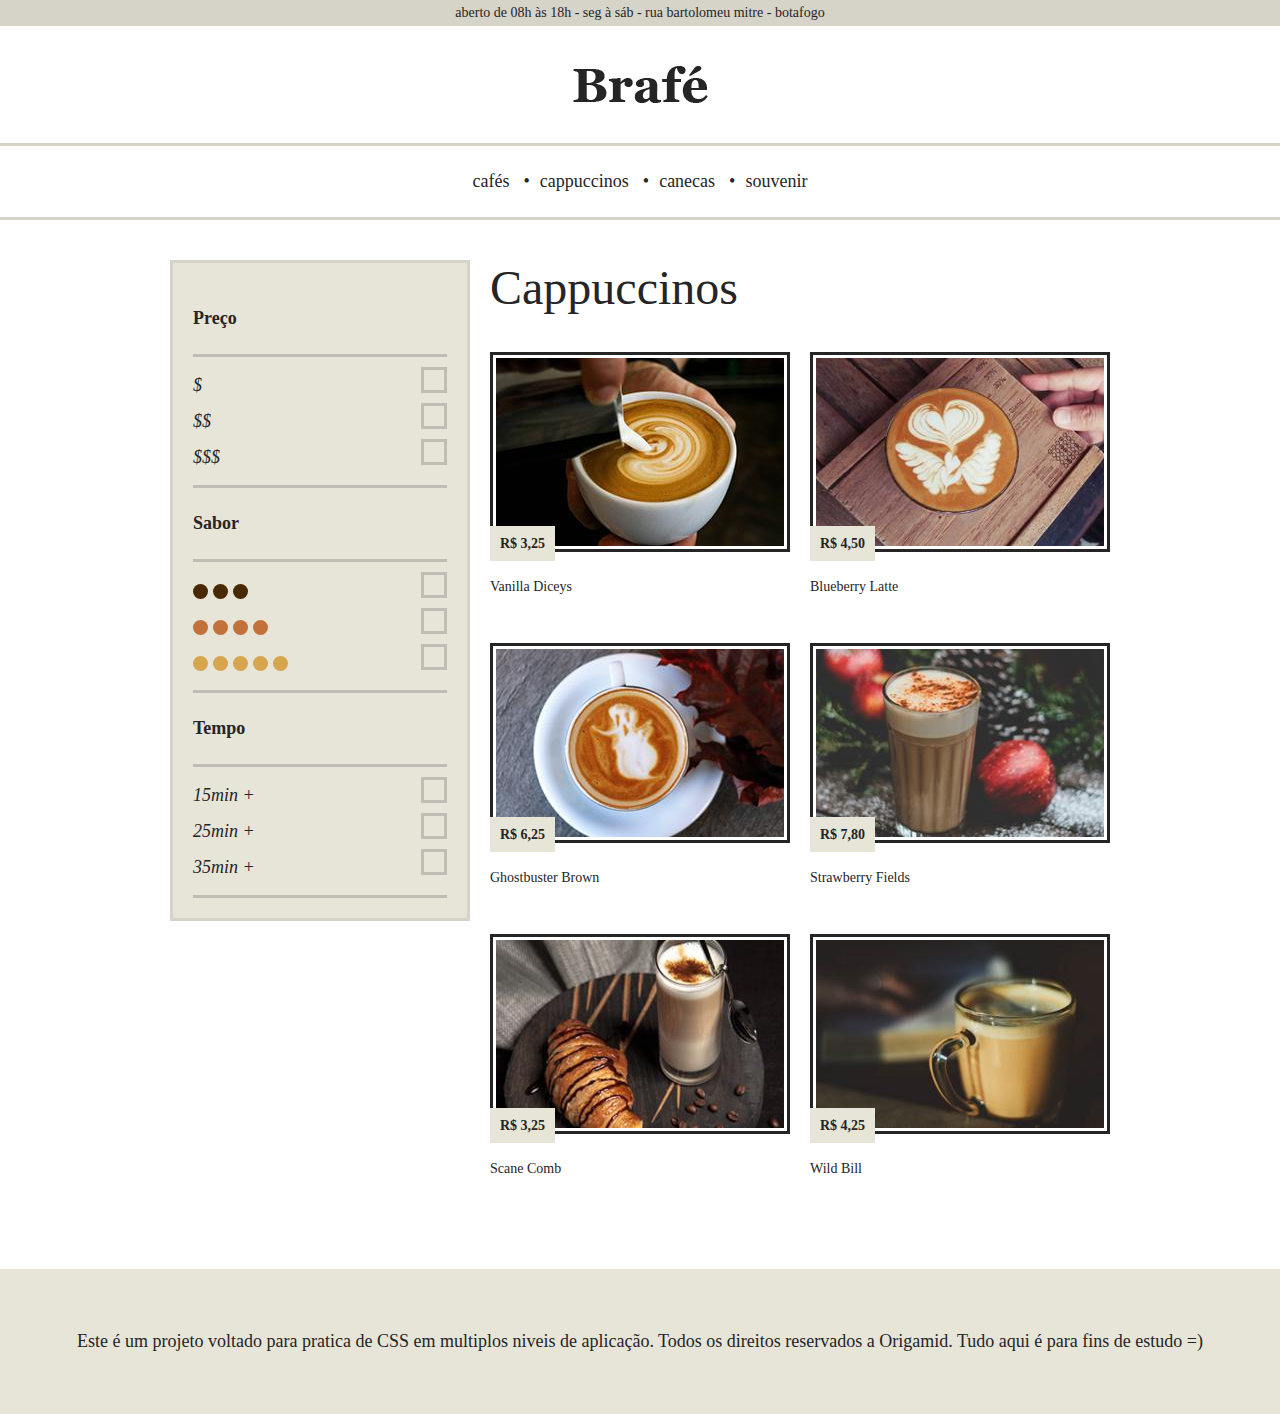
<file: Brafe-02/Vesao-com-css-pura/index.html>
<!DOCTYPE html>
<html lang="pt-BR">
  <head>
    <meta charset="UTF-8" />
    <meta http-equiv="X-UA-Compatible" content="IE=edge" />
    <meta name="viewport" content="width=device-width, initial-scale=1.0" />
    <link rel="stylesheet" type="text/css" href="css/style.css" />
    <title>Brafé - 2</title>
  </head>
  <body>
    <header>
      <div class="header-informações">
        <p>
          aberto de 08h às 18h - seg à sáb - rua bartolomeu mitre - botafogo
        </p>
      </div>
      <a href="index.html" class="header-logo"
        ><img src="img/brafe.png" alt="Brafé logo"
      /></a>
      <nav class="header-menu">
        <ul>
          <li><a href="#">cafés</a></li>
          <li><a href="#">cappuccinos</a></li>
          <li><a href="#">canecas</a></li>
          <li><a href="#">souvenir</a></li>
        </ul>
      </nav>
    </header>

    <div class="container">
      <nav class="filtro">
        <h2>Preço</h2>
        <ul>
          <li>$</li>
          <li>$$</li>
          <li>$$$</li>
        </ul>
        <h2>Sabor</h2>
        <ul class="sabor">
          <li><span class="sabor-3">Marrom</span></li>
          <li><span class="sabor-4">Laranja</span></li>
          <li><span class="sabor-5">Amarelo</span></li>
        </ul>
        <h2>Tempo</h2>
        <ul>
          <li>15min +</li>
          <li>25min +</li>
          <li>35min +</li>
        </ul>
      </nav>

      <section class="produtos">
        <h1>Cappuccinos</h1>
        <ul>
          <li>
            <img src="img/cafe-1.jpg" alt="Café-01" />
            <span>R$ 3,25</span>
            <h2>Vanilla Diceys</h2>
          </li>
          <li>
            <img src="img/cafe-2.jpg" alt="Café-02" />
            <span>R$ 4,50</span>
            <h2>Blueberry Latte</h2>
          </li>
          <li>
            <img src="img/cafe-3.jpg" alt="Café-03" />
            <span>R$ 6,25</span>
            <h2>Ghostbuster Brown</h2>
          </li>
          <li>
            <img src="img/cafe-4.jpg" alt="Café-04" />
            <span>R$ 7,80</span>
            <h2>Strawberry Fields</h2>
          </li>
          <li>
            <img src="img/cafe-5.jpg" alt="Café-05" />
            <span>R$ 3,25</span>
            <h2>Scane Comb</h2>
          </li>
          <li>
            <img src="img/cafe-6.jpg" alt="Café-06" />
            <span>R$ 4,25</span>
            <h2>Wild Bill</h2>
          </li>
        </ul>
      </section>
    </div>

    <footer class="footer">
      <p>
        Este é um projeto voltado para pratica de CSS em multiplos niveis de
        aplicação. Todos os direitos reservados a Origamid. Tudo aqui é para
        fins de estudo =)
      </p>
    </footer>
  </body>
</html>
</file>
<file: Versao-Grid/css/grid.css>
.container {
  max-width: 960px;
  margin: 0 auto;
}

.container::after,
.container::before {
  content: "";
  display: table;
  clear: both;
}

.grid-1,
.grid-2,
.grid-3,
.grid-4,
.grid-5,
.grid-6,
.grid-7,
.grid-8,
.grid-9,
.grid-10,
.grid-11,
.grid-12 {
  margin-left: 10px;
  margin-right: 10px;
  float: left;
  display: block;
  min-height: 1px;
}

.grid-1 {
  width: calc(8.333% - 20px);
}
.grid-2 {
  width: calc(16.666% - 20px);
}
.grid-3 {
  width: calc(25% - 20px);
}
.grid-4 {
  width: calc(33.333% - 20px);
}
.grid-5 {
  width: calc(41.666% - 20px);
}
.grid-6 {
  width: calc(50% - 20px);
}
.grid-7 {
  width: calc(58.333% - 20px);
}
.grid-8 {
  width: calc(66.666% - 20px);
}
.grid-9 {
  width: calc(75% - 20px);
}
.grid-10 {
  width: calc(83.333% - 20px);
}
.grid-11 {
  width: calc(91.666% - 20px);
}
.grid-12 {
  width: calc(100% - 20px);
}

/* Parte Responsiva */

@media (max-width: 739px) {
  .container {
    max-width: 300px;
  }
  .grid-1,
  .grid-2,
  .grid-3,
  .grid-4,
  .grid-5,
  .grid-6,
  .grid-7,
  .grid-8,
  .grid-9,
  .grid-10,
  .grid-11,
  .grid-12 {
    width: 100%;
    margin-left: 0px;
    margin-right: 0px;
    float: none;
  }
}
</file>
<file: Vesao-com-css-pura/css/style.css>
body,
h1,
h2,
h3,
p,
ul {
  padding: 0px;
  margin: 0px;
}

* {
  box-sizing: border-box;
}
body {
  font-family: Georgia, "Times New Roman", Times, serif;
  color: #252525;
}

.menu {
  background: #252525;
  padding: 20px 0;
}

.menu-container {
  max-width: 960px;
  margin: 0 auto;
}

.menu-container::after,
.menu-container::before {
  content: "";
  display: table;
  clear: both;
}

.menu-logo {
  display: block;
  float: left;
  margin-left: 10px;
}

.menu-nav {
  float: right;
  margin-right: 10px;
}

.menu-nav li {
  display: inline-block;
}

.menu-nav a {
  display: block;
  padding: 10px;
  text-decoration: none;
  color: white;
  font-size: 1.125em;
}

/* Intro */

.intro {
  background: url(../img/bg-intro.jpg) no-repeat center center;
  background-size: cover;
  padding: 150px 0;
  text-align: center;
  color: #fff;
}

.intro h1 {
  text-transform: uppercase;
  font-size: 3em;
}

.intro h1::after {
  content: "";
  display: block;
  width: 20px;
  height: 4px;
  background: #fff;
  margin: 10px auto;
}

.intro p {
  font-style: italic;
  font-size: 1.125em;
}

/* Sobre */
.sobre {
  padding: 60px 0;
}

.sobre-container {
  max-width: 960px;
  margin: 0 auto;
}

.sobre-container::after,
.sobre-container::before {
  content: "";
  display: table;
  clear: both;
}

.sobre h2 {
  text-align: center;
  font-size: 2.25em;
  margin-bottom: 60px;
}

.sobre-item {
  width: 460px;
  float: left;
  margin: 0 10px;
}

.sobre-item img {
  display: block;
  max-width: 100%;
}

.sobre-item h3 {
  font-size: 2.25em;
  line-height: 1em;
  background: #252525;
  width: 220px;
  color: #fff;
  font-style: italic;
  font-weight: normal;
  text-align: center;
  padding: 5px 0 10px 0;
  top: -25px;
  position: relative;
}

.sobre > p {
  font-size: 1.25em;
  line-height: 1.4em;
  font-style: italic;
  text-align: center;
  margin: 20px auto;
  max-width: 460px;
}

/* Produtos */
.produtos {
  background: #e7e4d8;
  padding: 60px 0;
  border-top: 3px solid #d6d3c8;
  border-bottom: 3px solid #d6d3c8;
}

.produtos-container {
  max-width: 960px;
  margin: 0 auto;
}

.produtos-container::before,
.produtos-container::after {
  content: "";
  display: table;
  clear: both;
}

.produtos-item {
  width: 300px;
  float: left;
  margin: 0 10px 20px 10px;
}

.produtos-item h2 {
  text-align: center;
  font-size: 2.25em;
  margin-bottom: 20px;
}

.produtos-item h2::before {
  content: "";
  display: block;
  width: 100px;
  height: 100px;
  background: currentColor;
  border-radius: 50%;
  margin: 20px auto;
  border: 5px solid #e7e4d8;
  box-shadow: 0 0 0 10px currentColor;
}

h2.produtos-paulista::before {
  color: #492901;
}

h2.produtos-caioca::before {
  color: #c17139;
}

h2.produtos-mineiro::before {
  color: #d7a54d;
}

.produtos-btn {
  width: 180px;
  border: 3px solid;
  color: #252525;
  text-decoration: none;
  display: block;
  font-size: 1.125em;
  font-weight: bold;
  text-transform: uppercase;
  text-align: center;
  padding: 15px 0;
  margin: 20px auto 0 auto;
}

.produtos-item p {
  font-size: 0.875em;
  line-height: 1.4em;
}

/* Locais */

.locais {
  max-width: 960px;
  margin: 0 auto;
  padding: 20px 0;
}

.locais-item {
  clear: both;
  margin: 60px auto;
}

.locais-item::after,
.locais-item::before {
  content: "";
  display: table;
  clear: both;
}

.locais-item img {
  width: 460px;
  display: block;
  float: left;
  margin: 0 10px;
}

.locais-item > div {
  width: 460px;
  float: left;
  margin: 0 10px;
}

.locais-item h2 {
  font-size: 2.25em;
  margin-bottom: 20px;
}

.locais-item p {
  font-size: 1.125em;
  line-height: 1.4em;
  max-width: 320px;
  margin-bottom: 40px;
}

.locais-item a {
  font-size: 1.125em;
  text-transform: uppercase;
  text-decoration: none;
  border: 3px solid;
  color: #252525;
  padding: 10px 20px;
}

/* Newslatter */

.assine {
  background: #e7e4d8;
  padding: 30px 0;
}

.assine-container {
  max-width: 960px;
  margin: 0 auto;
}

.assine-container::after,
.assine-container::before {
  content: "";
  display: table;
  clear: both;
}

.assine-info {
  width: 460px;
  margin: 0 10px;
  float: left;
}

.assine-info h2 {
  font-size: 2.25em;
}

.assine-info p {
  font-size: 1.5em;
  font-style: italic;
}

.assine form {
  width: 460px;
  margin: 10px 10px 0 10px;
  float: left;
}

.assine form label {
  display: none;
}

.assine input {
  width: 320px;
  border: 3px solid #252525;
  background: none;
  font-size: 1.5em;
  font-style: italic;
  font-family: Georgia, "Times New Roman", Times, serif;
  padding: 10px;
  float: left;
}

.assine button {
  background: #252525;
  border: none;
  font-family: Georgia, "Times New Roman", Times, serif;
  text-transform: uppercase;
  font-size: 1.5em;
  width: 140px;
  padding: 13px 0;
  color: #fff;
  cursor: pointer;
}

/* Footer */
.footer {
  background: #d6d3c8;
  padding: 40px 0;
}

.footer-container {
  max-width: 960px;
  margin: 0 auto;
}

.footer p {
  float: left;
  margin: 0 10px;
  font-size: 1.125em;
  line-height: 1.4em;
}

.footer-container::after,
.footer-container::before {
  content: "";
  display: table;
  clear: both;
}

.footer img {
  float: right;
  margin: 0 10px;
  display: block;
}

/* Responsivo  */

@media (max-width: 739px) {
  .menu-nav {
    float: none;
    clear: both;
  }
  .menu {
    text-align: center;
  }
  .menu-logo {
    margin: 0 auto;
    margin-bottom: 20px;
    float: none;
  }

  .intro {
    padding: 60px 0;
  }

  .sobre-container,
  .produtos-container,
  .locais,
  .assine-container,
  .footer-container {
    max-width: 300px;
  }
  .sobre-item,
  .produtos-item,
  .locais-item > div,
  .locais-item img,
  .assine-info,
  .assine form,
  .assine input {
    width: 300px;
    margin: 0 auto;
  }

  .footer img {
    float: none;
    margin: 20px 0;
  }
}

@media (min-width: 740px) and (max-width: 980px) {
  .sobre-container,
  .produtos-container,
  .locais,
  .assine-container {
    max-width: 720px;
  }
  .sobre-item,
  .locais-item > div,
  .locais-item img,
  .assine-info,
  .assine form,
  .assine input {
    width: 340px;
  }

  .produtos-item {
    width: 220px;
  }
}
</file>
<file: Brafe-02/brafe-2-flex-box/css/flex.css>
.flex {
  max-width: 960px;
  margin: 0 auto;
  display: flex;
  flex-wrap: wrap;
}

.flex-row {
  margin-left: -10px;
  margin-right: -10px;
  display: flex;
  flex-wrap: wrap;
}

.flex-item-4,
.flex-item-6,
.flex-item-8 {
  margin-left: 10px;
  margin-right: 10px;
  align-self: flex-start;
}

.flex-item-4 {
  flex: 0 0 calc(33.333% - 20px);
  max-width: calc(33.333% - 20px);
}

.flex-item-6 {
  flex: 0 0 calc(50% - 20px);
  max-width: calc(50% - 20px);
}

.flex-item-8 {
  flex: 0 0 calc(66.666% - 20px);
  max-width: calc(66.666% - 20px);
}

@media (max-width: 739px) {
  .flex {
    max-width: 300px;
    flex-direction: column;
  }
  .filtro {
    display: none;
  }
  .flex-item-4,
  .flex-item-8 {
    margin-left: 0px;
    margin-right: 0px;
    max-width: 100%;
    align-self: auto;
  }
}
</file>
<file: Brafe-02/brafe-2-flex-box/css/style.css>
body, p, h1, h2, ul, li {
	margin: 0px;
	padding: 0px;
}

li {
	list-style: none;
}

body {
	font-family: Georgia, serif;
	color: #252525;
}

* {
	box-sizing: border-box;
}

/* MENU */

.header-informacoes {
	font-size: 0.875em;
	background: #d6d3c8;
	padding: 5px 0;
	text-align: center;
}

.header-logo img {
	display: block;
	margin: 40px auto;
}

.header-menu {
	border-top: 3px solid #d6d3c8;
	border-bottom: 3px solid #d6d3c8;
	text-align: center;
	margin-bottom: 40px;
	padding: 20px 0;
}

.header-menu li {
	display: inline-block;
}

.header-menu li a {
	display: block;
	padding: 5px 10px 5px 0;
	text-decoration: none;
	color: #252525;
	font-size: 1.125em;
}

.header-menu li a::before {
	content: '•';
	padding-right: 10px;
}

.header-menu li:first-child a::before {
	content: '';
}

/* FILTRO */

.filtro {
	background: #e7e4d8;
	border: 3px solid #d6d3c8;
	padding: 20px;
}

.filtro h2 {
	font-size: 1.125em;
	padding: 10px 0
}

.filtro ul {
	border-top: 3px solid #c0beb4;
	border-bottom: 3px solid #c0beb4;
	padding: 10px 0;
}

.filtro li {
	font-style: italic;
	font-size: 1.125em;
	line-height: 2;
}

.filtro li::after {
	content: '';
	display: block;
	width: 20px;
	height: 20px;
	border: 3px solid #c0beb4;
	float: right;
	margin-top: 5px;
}

.sabor {
	overflow: hidden;
}

.sabor span {
	text-indent: -200px;
	display: inline-block;
	width: 15px;
	height: 15px;
	background: currentColor;
	border-radius: 50%;
	vertical-align: middle;
}

.sabor-3 {
	color: #492901;
	box-shadow: 20px 0 0 0 currentColor,
							40px 0 0 0 currentColor;
}

.sabor-4 {
	color: #c17139;
	box-shadow: 20px 0 0 0 currentColor,
							40px 0 0 0 currentColor,
							60px 0 0 0 currentColor;
}

.sabor-5 {
	color: #d7a54d;
	box-shadow: 20px 0 0 0 currentColor,
							40px 0 0 0 currentColor,
							60px 0 0 0 currentColor,
							80px 0 0 0 currentColor;
}

/*PRODUTOS*/

.produtos h1 {
	font-size: 3em;
	font-weight: normal;
}

.produtos li img {
	display: block;
	max-width: 100%;
	border: 3px solid #fff;
	box-shadow: 0 0 0 3px #252525;
	margin: 40px 3px 0 3px;
}

.produtos li span {
	background: #e7e4d8;
	padding: 10px;
	font-size: 0.875em;
	font-weight: bold;
	position: relative;
	top: -15px;;
}

.produtos li h2 {
	font-size: 0.875em;
	font-weight: normal;
}

.footer {
	background: #e7e4d8;
	text-align: center;
	padding: 60px 0;
	font-size: 1.125em;
	line-height: 1.4em;
	margin-top: 80px;
}
</file>
<file: Brafe-02/brafe-2-grid/css/grid.css>
.container {
  max-width: 960px;
  margin: 0 auto;
}

.container::after,
.container::before {
  content: '';
  display: table;
  clear: both;
}

.row,
.row-mobile {
  margin-left: -10px;
  margin-right: -10px;
}

.row::after,
.row::before,
.row-mobile::before,
.row-mobile::after {
  content: '';
  display: table;
  clear: both;
}

.grid-1,
.grid-2,
.grid-3,
.grid-4,
.grid-5,
.grid-6,
.grid-7,
.grid-8,
.grid-9,
.grid-10,
.grid-11,
.grid-12,
.grid-mobile-6 {
  float: left;
  display: block;
  min-height: 1px;
  margin-left: 10px;
  margin-right: 10px;
}

/*100/12*1*/

.grid-1 {
  width: calc(8.333% - 20px);
}

.grid-2 {
  width: calc(16.666% - 20px);
}

.grid-3 {
  width: calc(25% - 20px);
}

.grid-4 {
  width: calc(33.3333% - 20px);
}

.grid-5 {
  width: calc(41.666% - 20px);
}

.grid-6 {
  width: calc(50% - 20px);
}

.grid-7 {
  width: calc(58.333% - 20px);
}

.grid-8 {
  width: calc(66.666% - 20px);
}

.grid-9 {
  width: calc(75% - 20px);
}

.grid-10 {
  width: calc(83.333% - 20px);
}

.grid-11 {
  width: calc(91.666% - 20px);
}

.grid-12 {
  width: calc(100% - 20px);
}

.grid-mobile-6 {
  width: calc(50% - 20px);
}

@media (max-width: 739px) {
  .container {
    max-width: 300px;
  }
  .grid-1,
  .grid-2,
  .grid-3,
  .grid-4,
  .grid-5,
  .grid-6,
  .grid-7,
  .grid-8,
  .grid-9,
  .grid-10,
  .grid-11,
  .grid-12 {
    float: none;
    display: block;
    width: 100%;
    margin-left: 0px;
    margin-right: 0px;
  }
  .row {
    margin-left: 0px;
    margin-right: 0px;
  }
}
</file>
<file: Brafe-02/brafe-2-grid/css/style.css>
body,
p,
h1,
h2,
ul,
li {
  margin: 0px;
  padding: 0px;
}

li {
  list-style: none;
}

body {
  font-family: Georgia, serif;
  color: #252525;
}

* {
  box-sizing: border-box;
}

/* MENU */

.header-informacoes {
  font-size: 0.875em;
  background: #d6d3c8;
  padding: 5px 0;
  text-align: center;
}

.header-logo img {
  display: block;
  margin: 40px auto;
}

.header-menu {
  border-top: 3px solid #d6d3c8;
  border-bottom: 3px solid #d6d3c8;
  text-align: center;
  margin-bottom: 40px;
  padding: 20px 0;
}

.header-menu li {
  display: inline-block;
}

.header-menu li a {
  display: block;
  padding: 5px 10px 5px 0;
  text-decoration: none;
  color: #252525;
  font-size: 1.125em;
}

.header-menu li a::before {
  content: '•';
  padding-right: 10px;
}

.header-menu li:first-child a::before {
  content: '';
}

/* FILTRO */

.filtro {
  background: #e7e4d8;
  border: 3px solid #d6d3c8;
  padding: 20px;
}

.filtro h2 {
  font-size: 1.125em;
  padding: 10px 0;
}

.filtro ul {
  border-top: 3px solid #c0beb4;
  border-bottom: 3px solid #c0beb4;
  padding: 10px 0;
}

.filtro li {
  font-style: italic;
  font-size: 1.125em;
  line-height: 2;
}

.filtro li::after {
  content: '';
  display: block;
  width: 20px;
  height: 20px;
  border: 3px solid #c0beb4;
  float: right;
  margin-top: 5px;
}

.sabor {
  overflow: hidden;
}

.sabor span {
  text-indent: -200px;
  display: inline-block;
  width: 15px;
  height: 15px;
  background: currentColor;
  border-radius: 50%;
  vertical-align: middle;
}

.sabor-3 {
  color: #492901;
  box-shadow: 20px 0 0 0 currentColor, 40px 0 0 0 currentColor;
}

.sabor-4 {
  color: #c17139;
  box-shadow: 20px 0 0 0 currentColor, 40px 0 0 0 currentColor,
    60px 0 0 0 currentColor;
}

.sabor-5 {
  color: #d7a54d;
  box-shadow: 20px 0 0 0 currentColor, 40px 0 0 0 currentColor,
    60px 0 0 0 currentColor, 80px 0 0 0 currentColor;
}

/*PRODUTOS*/

.produtos h1 {
  font-size: 3em;
  font-weight: normal;
}

.produtos li img {
  display: block;
  max-width: 100%;
  border: 3px solid #fff;
  box-shadow: 0 0 0 3px #252525;
  margin: 40px 3px 0 3px;
}

.produtos li span {
  background: #e7e4d8;
  padding: 10px;
  font-size: 0.875em;
  font-weight: bold;
  position: relative;
  top: -15px;
}

.produtos li h2 {
  font-size: 0.875em;
  font-weight: normal;
}

.footer {
  background: #e7e4d8;
  text-align: center;
  padding: 60px 0;
  font-size: 1.125em;
  line-height: 1.4em;
  margin-top: 80px;
}

@media (max-width: 739px) {
  .filtro {
    display: none;
  }
}
</file>
<file: Brafe-02/Vesao-com-css-pura/css/style.css>
* {
  box-sizing: border-box;
}

body,
p,
h1,
ul,
li {
  margin: 0px;
  padding: 0px;
}

body {
  font-family: Georgia, 'Times New Roman', Times, serif;
  color: #252525;
}

/* menu */
.header-informações {
  font-size: 0.875em;
  background: #d6d3c8;
  padding: 5px 0;
  text-align: center;
}

.header-logo img {
  display: block;
  margin: 40px auto;
}

.header-menu {
  border-top: 3px solid #d6d3c8;
  border-bottom: 3px solid #d6d3c8;
  text-align: center;
  margin-bottom: 40px;
  padding: 20px 0;
}

.header-menu li {
  display: inline-block;
}

.header-menu li a {
  display: block;
  padding: 5px 10px 5px 0;
  text-decoration: none;
  color: #252525;
  font-size: 1.125em;
}

.header-menu li a::before {
  content: '•';
  padding-right: 10px;
}

.header-menu li:first-child a::before {
  content: '';
}

/* Conteudo */

.container {
  max-width: 960px;
  margin: 0 auto;
}

.container::after,
.container::before {
  content: '';
  display: table;
  clear: both;
}

.filtro {
  background: #e7e4d8;
  border: 3px solid #d6d3c8;
  width: 300px;
  margin: 0 10px;
  padding: 20px;
  float: left;
}

.filtro h2 {
  font-size: 1.125em;
  padding: 10px 0;
}

.filtro ul {
  border-top: 3px solid #c0beb4;
  border-bottom: 3px solid #c0beb4;
  padding: 10px 0;
}

.filtro li {
  font-style: italic;
  font-size: 1.125em;
  line-height: 2;
  list-style: none;
}

.filtro li::after {
  content: '';
  display: block;
  width: 20px;
  height: 20px;
  border: 3px solid #c0beb4;
  float: right;
  margin-top: ;
}

.sabor {
  overflow: hidden;
}

.sabor span {
  text-indent: -200px;
  display: inline-block;
  width: 15px;
  height: 15px;
  background: currentColor;
  border-radius: 50%;
  vertical-align: middle;
}

.sabor-3 {
  color: #492901;
  box-shadow: 20px 0 0 0 currentColor, 40px 0 0 0 currentColor;
}

.sabor-4 {
  color: #c17139;
  box-shadow: 20px 0 0 0 currentColor, 40px 0 0 0 currentColor,
    60px 0 0 0 currentColor;
}

.sabor-5 {
  color: #d7a54d;
  box-shadow: 20px 0 0 0 currentColor, 40px 0 0 0 currentColor,
    60px 0 0 0 currentColor, 80px 0 0 0 currentColor;
}

/* Produtos */
.produtos {
  width: 620px;
  margin: 0 10px;
  float: left;
}

.produtos h1 {
  font-size: 3em;
  font-weight: normal;
}

.produtos li {
  list-style: none;
  width: 300px;
  float: left;
}

.produtos li:nth-child(even) {
  margin-left: 20px;
}

.produtos li img {
  display: block;
  max-width: 100%;
  border: 3px solid #fff;
  box-shadow: 0 0 0 3px #252525;
  margin: 40px 3px 0 3px;
}

.produtos li span {
  background: #e7e4d8;
  padding: 10px;
  font-size: 0.875em;
  font-weight: bold;
  position: relative;
  top: -15px;
}

.produtos li h2 {
  font-size: 0.875em;
  font-weight: normal;
}

.footer {
  background: #e7e4d8;
  text-align: center;
  padding: 60px 0;
  font-size: 1.125em;
  line-height: 1.4em;
  margin-top: 80px;
}

/* Responsivo */

@media (min-width: 740px) and (max-width: 980px) {
  .container {
    width: 720px;
  }
  .filtro {
    width: 220px;
  }

  .produtos {
    width: 460px;
  }

  .produtos li {
    width: 220px;
  }
}

@media (max-width: 739px) {
  .container {
    max-width: 300px;
  }

  .filtro {
    display: none;
  }
  .produtos {
    width: 300px;
  }

  .produtos li {
    width: 140px;
  }
}
</file>
<file: Versao-bootstrap/css/style.css>
/* Reset */

body,
h1,
h2,
h3,
p,
ul {
  padding: 0px;
  margin: 0px;
}

body {
  font-family: Georgia, serif;
  color: #252525;
}

* {
  box-sizing: border-box;
}

img {
  display: block;
  max-width: 100%;
}

/* Menu */

.menu {
  background: #252525;
  padding: 15px 0;
}

.menu-nav a {
  text-decoration: none;
  color: #fff;
  font-size: 1.125em;
}

.menu-nav ul {
  float: right;
  list-style: none;
}

.menu-nav ul li {
  display: inline-block;
}

.menu-nav ul li a {
  display: inline-block;
  padding: 10px;
  margin-left: 10px;
}

/* Intro */

.intro {
  background: url("../img/bg-intro.jpg") no-repeat center center;
  background-size: cover;
  color: #fff;
  padding: 150px 0;
  text-align: center;
}

.intro h1 {
  text-transform: uppercase;
  font-size: 3em;
  font-weight: bold;
}

.intro h1::after {
  content: "";
  display: block;
  width: 20px;
  height: 4px;
  background: #fff;
  margin: 20px auto;
}

.intro p {
  font-style: italic;
  font-size: 1.125em;
}

/* Sobre */
.sobre {
  padding-top: 60px;
  padding-bottom: 60px;
}

.sobre h2 {
  font-size: 2.25em;
  text-align: center;
  margin-bottom: 60px;
  font-weight: bold;
}

.sobre-item h3 {
  font-size: 2.25em;
  line-height: 1em;
  background: #252525;
  color: #fff;
  font-style: italic;
  font-weight: normal;
  text-align: center;
  position: relative;
  width: 220px;
  padding: 5px 0 10px 0;
  top: -25px;
}

.sobre > p {
  font-size: 1.125em;
  line-height: 1.4em;
  font-style: italic;
  max-width: 460px;
  text-align: center;
  margin: 20px auto;
}

/* Produtos */

.produtos {
  background: #e7e4d8;
  border-top: 3px solid #d6d3c8;
  border-bottom: 3px solid #d6d3c8;
  padding-top: 60px;
  padding-bottom: 60px;
}

.produtos-item {
  margin-bottom: 40px;
}

.produtos-item h2 {
  font-size: 2.25em;
  text-align: center;
  margin-bottom: 20px;
  font-weight: bold;
}

.produtos-item h2::before {
  content: "";
  display: block;
  width: 100px;
  height: 100px;
  background: currentColor;
  border-radius: 50%;
  border: 5px solid #e7e4d8;
  box-shadow: 0 0 0 5px currentColor;
  margin: 20px auto;
}

h2.produtos-paulista::before {
  color: #492901;
}

h2.produtos-carioca::before {
  color: #c17139;
}

h2.produtos-mineiro::before {
  color: #d7a54d;
}

.produtos-item p {
  font-size: 0.875em;
  line-height: 1.4em;
}

.produtos-btn {
  border: 3px solid #252525;
  color: #252525;
  text-decoration: none;
  text-align: center;
  font-size: 1.125em;
  font-weight: bold;
  text-transform: uppercase;
  width: 180px;
  display: block;
  margin: 20px auto 0 auto;
  padding: 15px 0;
}

/* Locais */
.locais {
  padding-top: 60px;
  padding-bottom: 60px;
}

.locais-item {
  margin-bottom: 40px;
}

.locais-item h2 {
  font-size: 2.25em;
  margin-bottom: 20px;
  font-weight: bold;
}

.locais-item p {
  font-size: 1.125em;
  line-height: 1.4em;
  max-width: 320px;
  margin-bottom: 20px;
}

.locais-item a {
  font-size: 1.125em;
  text-transform: uppercase;
  text-decoration: none;
  border: 3px solid;
  color: #252525;
  padding: 10px 20px;
}

/* Assine */

.assine {
  background: #e7e4d8;
  padding-top: 30px;
  padding-bottom: 30px;
}

.assine-info h2 {
  font-size: 2.25em;
  font-weight: bold;
}

.assine-info p {
  font-size: 1.5em;
  font-style: italic;
}

.assine form label {
  display: none;
}

.assine form {
  margin-top: 10px;
  display: flex;
  flex-wrap: wrap;
  align-content: flex-start;
}

.assine input {
  border: 3px solid #252525;
  background: none;
  font-size: 1.5em;
  font-style: italic;
  font-family: Georgia, serif;
  align-content: flex-start;
  padding: 10px;
}

.assine button {
  background: #252525;
  border: none;
  font-family: Georgia, serif;
  text-transform: uppercase;
  font-size: 1.5em;
  color: #fff;
  cursor: pointer;
  align-content: flex-start;
  padding: 13px;
}

/*Footer*/

.footer {
  background: #d6d3c8;
  padding-top: 40px;
  padding-bottom: 40px;
}

.footer p {
  font-size: 1.125em;
  line-height: 1.4em;
}

.footer img {
  float: right;
}

@media (max-width: 739px) {
  .menu-nav ul {
    float: none;
  }
  .menu-nav ul li a {
    padding-left: 0px;
    margin-left: 0px;
  }
  .intro {
    padding: 60px 0px;
  }
  .footer img {
    float: none;
    margin-top: 20px;
  }
}
</file>
<file: Versao-Flex-Box/css/style.css>
/* Reset */

body,
h1,
h2,
h3,
p,
ul {
  padding: 0px;
  margin: 0px;
}

body {
  font-family: Georgia, serif;
  color: #252525;
}

* {
  box-sizing: border-box;
}

.container {
  display: flex;
  max-width: 960px;
  margin: 0 auto;
}

/* Menu */

.menu {
  background: #252525;
  padding: 15px 0;
}

.menu-nav a {
  text-decoration: none;
  color: #fff;
  font-size: 1.125em;
}

.menu-logo {
  margin: 0 10px;
}
.menu-nav {
  flex: 1;
  margin: 0 10px;
  align-self: center;
}

.menu-nav ul {
  float: right;
  display: flex;
  list-style: none;
}

.menu-nav ul li a {
  padding: 20px;
}

/* Intro */

.intro {
  background: url("../img/bg-intro.jpg") no-repeat center center;
  background-size: cover;
  color: #fff;
  padding: 150px 0;
  text-align: center;
}

.intro h1 {
  text-transform: uppercase;
  font-size: 3em;
}

.intro h1::after {
  content: "";
  display: block;
  width: 20px;
  height: 4px;
  background: #fff;
  margin: 10px auto;
}

.intro p {
  font-style: italic;
  font-size: 1.125em;
}

/* Sobre */
.sobre {
  padding: 60px 0;
}

.sobre h2 {
  font-size: 2.25em;
  text-align: center;
  margin-bottom: 60px;
}

.sobre-item {
  flex: 1;
  margin: 0 10px;
}

.sobre-item img {
  display: block;
  max-width: 100%;
}

.sobre-item h3 {
  font-size: 2.25em;
  line-height: 1em;
  background: #252525;
  color: #fff;
  font-style: italic;
  font-weight: normal;
  text-align: center;
  position: relative;
  width: 220px;
  padding: 5px 0 10px 0;
  top: -25px;
}

.sobre > p {
  font-size: 1.125em;
  line-height: 1.4em;
  font-style: italic;
  margin: 20px auto;
  max-width: 460px;
  text-align: center;
}

/* Produtos */

.produtos {
  background: #e7e4d8;
  border-top: 3px solid #d6d3c8;
  border-bottom: 3px solid #d6d3c8;
  padding: 60px 0;
}

.produtos-item {
  flex: 1;
  margin: 0 10px 40px 10px;
}

.produtos-item h2 {
  font-size: 2.25em;
  text-align: center;
  margin-bottom: 20px;
}

.produtos-item h2::before {
  content: "";
  display: block;
  width: 100px;
  height: 100px;
  background: currentColor;
  border-radius: 50%;
  border: 5px solid #e7e4d8;
  box-shadow: 0 0 0 5px currentColor;
  margin: 20px auto;
}

h2.produtos-paulista::before {
  color: #492901;
}

h2.produtos-carioca::before {
  color: #c17139;
}

h2.produtos-mineiro::before {
  color: #d7a54d;
}

.produtos-item p {
  font-size: 0.875em;
  line-height: 1.4em;
}

.produtos-btn {
  border: 3px solid #252525;
  color: #252525;
  text-decoration: none;
  text-align: center;
  font-size: 1.125em;
  font-weight: bold;
  text-transform: uppercase;
  display: block;
  width: 180px;
  padding: 15px 0;
  margin: 20px auto 0 auto;
}

/* Locais */
.locais {
  padding: 60px 0;
}

.locais-item {
  margin-bottom: 40px;
}

.locais-img,
.locais-infos {
  flex: 1;
  margin: 0 10px;
}

.locais-img img {
  display: block;
  max-width: 100%;
}

.locais-item h2 {
  font-size: 2.25em;
  margin-bottom: 20px;
}

.locais-item p {
  font-size: 1.125em;
  line-height: 1.4em;
  max-width: 320px;
  margin-bottom: 40px;
}

.locais-item a {
  font-size: 1.125em;
  text-transform: uppercase;
  text-decoration: none;
  border: 3px solid;
  color: #252525;
  padding: 10px 20px;
}

/* Assine */

.assine {
  background: #e7e4d8;
  padding: 30px 0;
}

.assine-info {
  flex: 1;
  margin: 0 10px;
}

.assine-info h2 {
  font-size: 2.25em;
}

.assine-info p {
  font-size: 1.5em;
  font-style: italic;
}

.assine form {
  flex: 1;
  margin: 0 10px;
  display: flex;
  flex-wrap: wrap;
  align-content: flex-start;
}

.assine form label {
  display: none;
}

.assine input {
  flex: 1;
  align-self: flex-start;
  padding: 10px;
  border: 3px solid #252525;
  background: none;
  font-size: 1.5em;
  font-style: italic;
  font-family: Georgia, serif;
}

.assine button {
  flex: 1;
  align-self: flex-start;
  padding: 13px;
  background: #252525;
  border: none;
  font-family: Georgia, serif;
  text-transform: uppercase;
  font-size: 1.5em;
  color: #fff;
  cursor: pointer;
}

/*Footer*/

.footer {
  background: #d6d3c8;
  padding: 40px 0;
}

.footer-img {
  margin: 0 10px;
}

.footer p {
  font-size: 1.125em;
  line-height: 1.4em;
  margin: 0 10px;
  flex: 1;
}

@media (max-width: 739px) {
  .container {
    flex-direction: column;
    max-width: 300px;
  }

  .menu-nav {
    margin: 0px;
  }

  .menu-logo {
    margin: 0px;
  }

  .menu-nav ul li a {
    padding-left: 0px;
  }

  .intro {
    padding: 60px 0;
  }
  .locais-img,
  .locais-infos,
  .produtos-item,
  .sobre-item {
    margin-left: 0px;
    margin-right: 0px;
  }
  .assine-info {
    margin: 0 0 20px 0;
  }
  .assine form {
    margin: 0px;
  }

  .footer p,
  .footer-img {
    margin: 10px 0;
  }
}
</file>
<file: Versao-Grid/css/style.css>
/* Reset */

body,
h1,
h2,
h3,
p,
ul {
  padding: 0px;
  margin: 0px;
}

body {
  font-family: Georgia, serif;
  color: #252525;
}

* {
  box-sizing: border-box;
}

img {
  max-width: 100%;
  display: block;
}

/* Menu */

.menu {
  background: #252525;
  padding: 15px 0;
}

.menu ul {
  float: right;
}

.menu ul li {
  display: inline-block;
}

@media (max-width: 739px) {
  .menu-nav ul {
    float: none;
  }

  .menu-nav ul li a {
    margin-left: 0px;
    padding-left: 0px;
    padding-right: 8px;
  }
}

.menu-nav a {
  text-decoration: none;
  color: #fff;
  font-size: 1.125em;
  display: block;
  padding: 10px;
  margin-left: 10px;
}

/* Intro */

.intro {
  background: url("../img/bg-intro.jpg") no-repeat center center;
  background-size: cover;
  color: #fff;
  padding: 150px 0;
  text-align: center;
}

.intro h1 {
  text-transform: uppercase;
  font-size: 3em;
}

.intro h1::after {
  content: "";
  display: block;
  width: 20px;
  height: 4px;
  background: #fff;
  margin: 10px auto;
}

.intro p {
  font-style: italic;
  font-size: 1.125em;
}

@media (max-width: 739px) {
  .intro {
    padding: 60px 0;
  }
}

/* Sobre */
.sobre {
  padding: 60px 0;
}

.sobre h2 {
  font-size: 2.25em;
  text-align: center;
  margin-bottom: 60px;
}

.sobre-item h3 {
  font-size: 2.25em;
  line-height: 1em;
  background: #252525;
  color: #fff;
  font-style: italic;
  font-weight: normal;
  text-align: center;
  position: relative;
  width: 220px;
  padding: 5px 0 10px 0;
  top: -25px;
}

.sobre > p {
  font-size: 1.125em;
  line-height: 1.4em;
  font-style: italic;
  max-width: 460px;
  margin: 20px auto;
  text-align: center;
}

/* Produtos */

.produtos {
  background: #e7e4d8;
  border-top: 3px solid #d6d3c8;
  border-bottom: 3px solid #d6d3c8;
  padding: 60px 0;
}

.produtos-item {
  margin-bottom: 40px;
}

.produtos-item h2 {
  font-size: 2.25em;
  text-align: center;
  margin-bottom: 20px;
}

.produtos-item h2::before {
  content: "";
  display: block;
  width: 100px;
  height: 100px;
  background: currentColor;
  border-radius: 50%;
  border: 5px solid #e7e4d8;
  box-shadow: 0 0 0 5px currentColor;
  margin: 20px auto;
}

h2.produtos-paulista::before {
  color: #492901;
}

h2.produtos-carioca::before {
  color: #c17139;
}

h2.produtos-mineiro::before {
  color: #d7a54d;
}

.produtos-item p {
  font-size: 0.875em;
  line-height: 1.4em;
}

.produtos-btn {
  border: 3px solid #252525;
  color: #252525;
  text-decoration: none;
  text-align: center;
  font-size: 1.125em;
  font-weight: bold;
  text-transform: uppercase;
  display: block;
  width: 180px;
  padding: 15px 0;
  margin: 0 auto;
}

/* Locais */

.locais {
  padding: 60px 0;
}

.locais-item {
  margin-bottom: 40px;
}

.locais-item h2 {
  font-size: 2.25em;
  margin-bottom: 20px;
}

.locais-item p {
  font-size: 1.125em;
  line-height: 1.4em;
  max-width: 320px;
  margin-bottom: 40px;
}

.locais-item a {
  font-size: 1.125em;
  text-transform: uppercase;
  text-decoration: none;
  border: 3px solid;
  color: #252525;
  padding: 10px 20px;
}

/* Assine */

.assine {
  background: #e7e4d8;
  padding: 30px 0;
}

.assine-info h2 {
  font-size: 2.25em;
}

.assine-info p {
  font-size: 1.5em;
  font-style: italic;
}

.assine form label {
  display: none;
}

.assine input {
  border: 3px solid #252525;
  background: none;
  font-size: 1.5em;
  font-style: italic;
  font-family: Georgia, serif;
  width: calc(100% - 140px);
  padding: 10px;
  float: left;
}

.assine button {
  background: #252525;
  border: none;
  font-family: Georgia, serif;
  text-transform: uppercase;
  font-size: 1.5em;
  color: #fff;
  cursor: pointer;
  width: 140px;
  padding: 13px 0;
}

/*Footer*/

.footer {
  background: #d6d3c8;
  padding: 40px 0;
}

.footer img {
  float: right;
}

.footer p {
  font-size: 1.125em;
  line-height: 1.4em;
}

@media (max-width: 739px) {
  .footer img {
    float: none;
    margin-top: 20px;
  }
}
</file>
